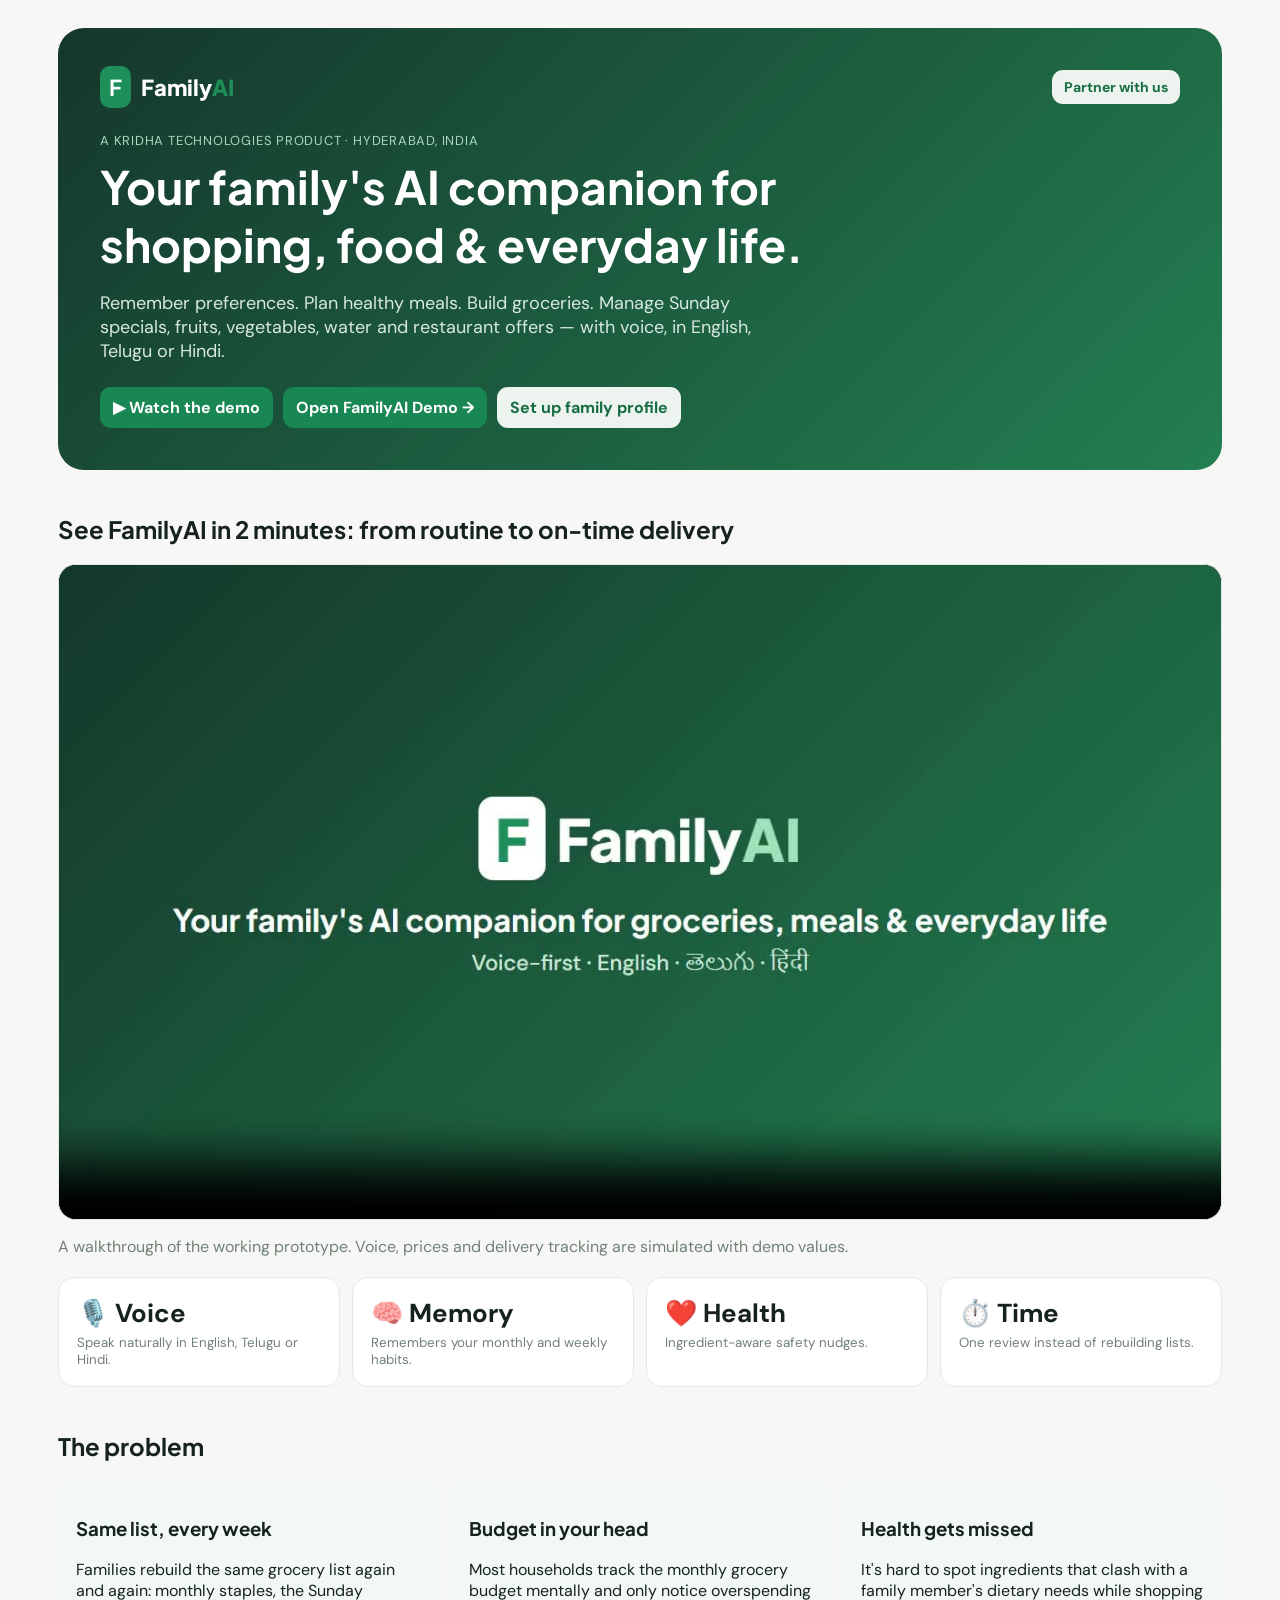
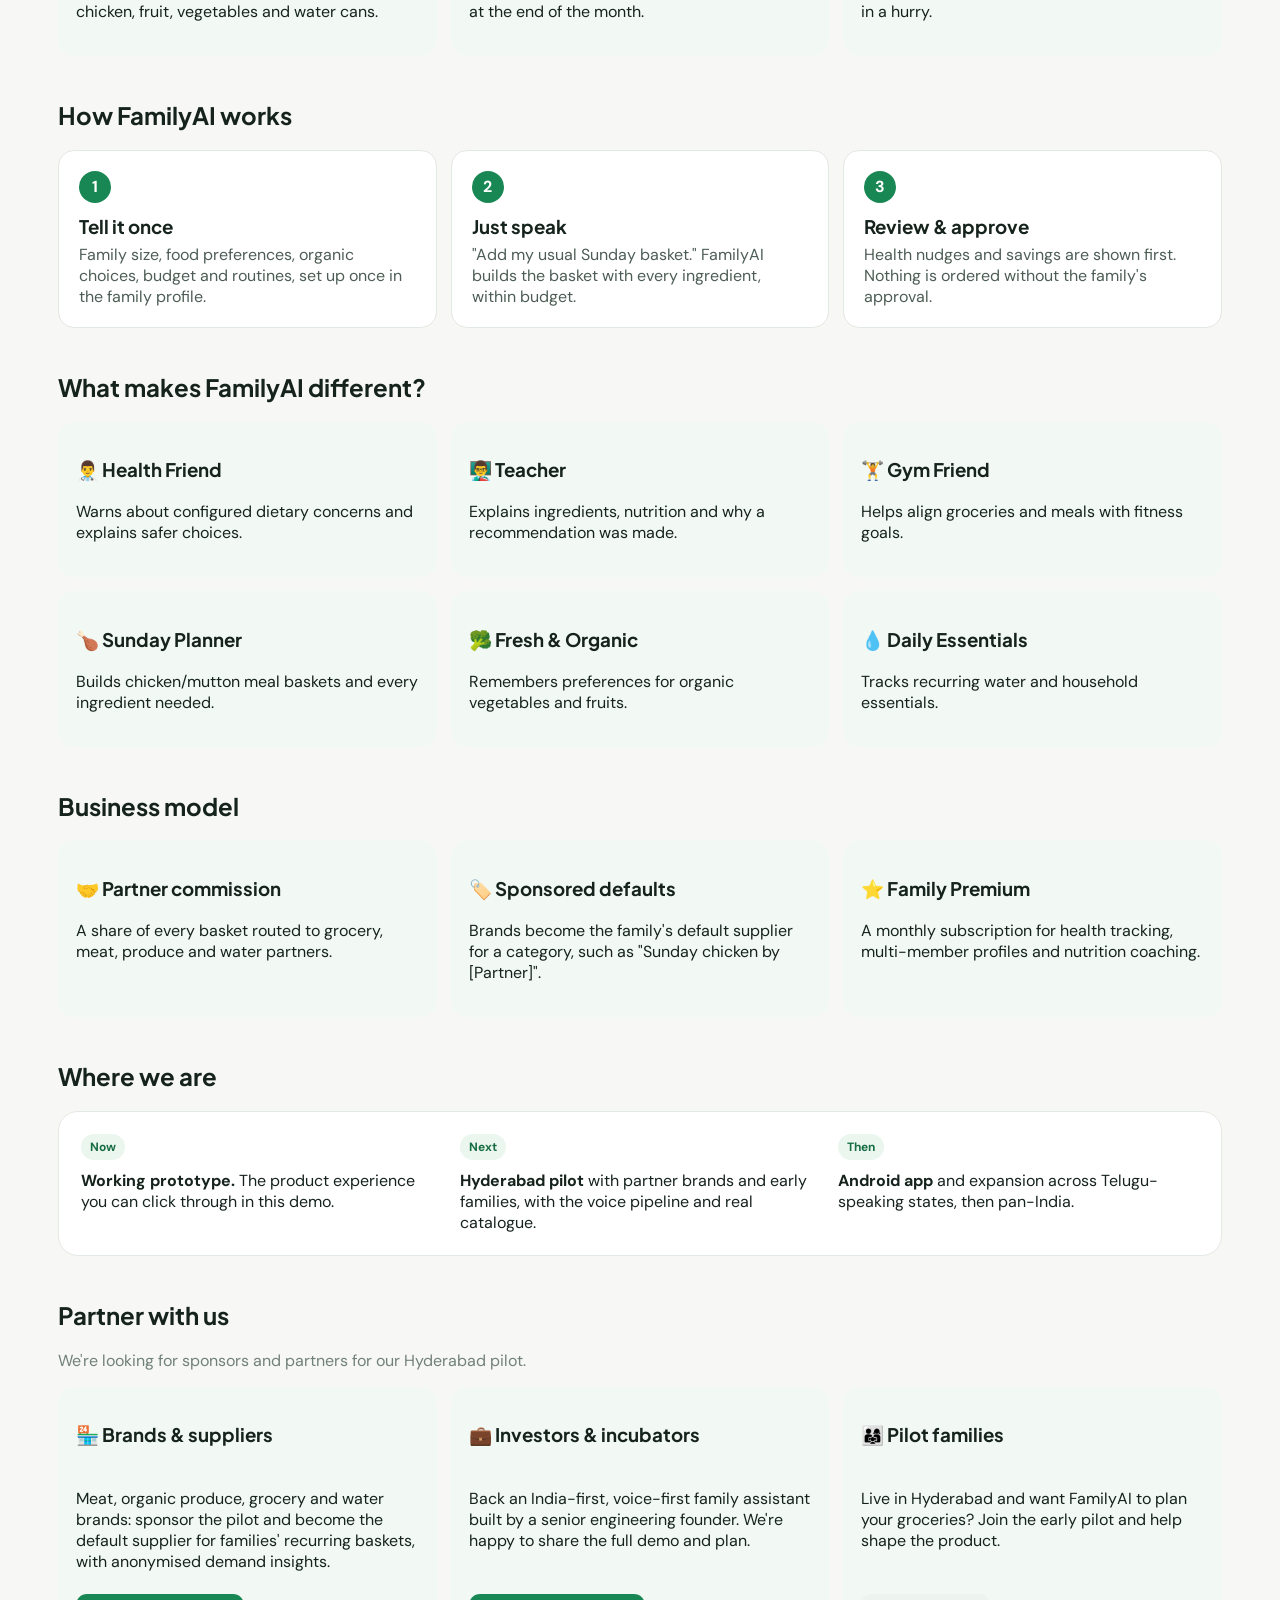
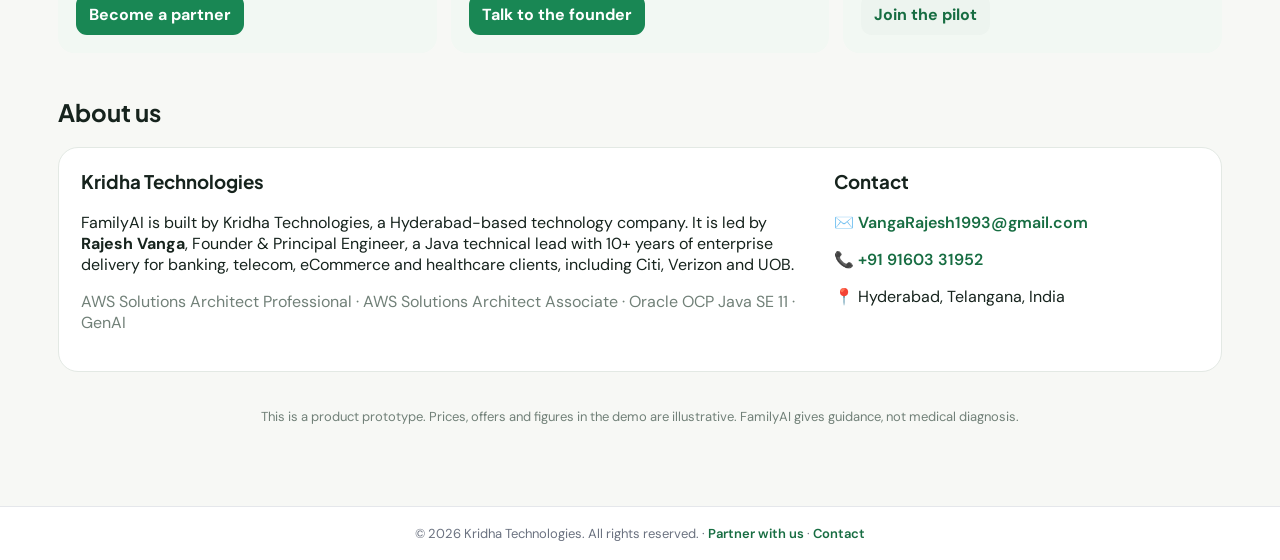
<file: index.html>
<!doctype html><html lang="en"><head><meta charset="utf-8"><meta name="viewport" content="width=device-width,initial-scale=1"><title>FamilyAI | Your Family's AI Companion</title><meta name="description" content="FamilyAI by Kridha Technologies: a voice-first family assistant in English, Telugu and Hindi that plans groceries, meals and essentials within budget, with health-aware nudges."><link rel="stylesheet" href="assets/style.css"></head><body>
<main class="landing">
<div class="hero"><div class="topbar"><div class="logo"><b>F</b> Family<span>AI</span></div><a class="button secondary small" href="#partner">Partner with us</a></div><p class="eyebrow">A Kridha Technologies product · Hyderabad, India</p><h1>Your family's AI companion for shopping, food & everyday life.</h1><p>Remember preferences. Plan healthy meals. Build groceries. Manage Sunday specials, fruits, vegetables, water and restaurant offers — with voice, in English, Telugu or Hindi.</p><div class="cta-row"><a class="button" href="#demo-video">▶ Watch the demo</a><a class="button" href="dashboard.html">Open FamilyAI Demo →</a><a class="button secondary" href="family.html">Set up family profile</a></div></div>

<section class="video-wrap" id="demo-video"><h2>See FamilyAI in 2 minutes: from routine to on-time delivery</h2><video controls preload="metadata" playsinline poster="assets/familyai-demo.jpg" src="assets/familyai-demo.mp4">Your browser can't play this video. <a href="assets/familyai-demo.mp4">Download the demo video</a>.</video><p class="muted">A walkthrough of the working prototype. Voice, prices and delivery tracking are simulated with demo values.</p></section>

<div class="stat-grid"><div class="stat"><b>🎙️ Voice</b><small>Speak naturally in English, Telugu or Hindi.</small></div><div class="stat"><b>🧠 Memory</b><small>Remembers your monthly and weekly habits.</small></div><div class="stat"><b>❤️ Health</b><small>Ingredient-aware safety nudges.</small></div><div class="stat"><b>⏱️ Time</b><small>One review instead of rebuilding lists.</small></div></div>

<section><h2>The problem</h2><div class="feature-grid"><div class="feature"><h3>Same list, every week</h3><p>Families rebuild the same grocery list again and again: monthly staples, the Sunday chicken, fruit, vegetables and water cans.</p></div><div class="feature"><h3>Budget in your head</h3><p>Most households track the monthly grocery budget mentally and only notice overspending at the end of the month.</p></div><div class="feature"><h3>Health gets missed</h3><p>It's hard to spot ingredients that clash with a family member's dietary needs while shopping in a hurry.</p></div></div></section>

<section><h2>How FamilyAI works</h2><div class="steps"><div class="step"><span>1</span><h3>Tell it once</h3><p>Family size, food preferences, organic choices, budget and routines, set up once in the family profile.</p></div><div class="step"><span>2</span><h3>Just speak</h3><p>"Add my usual Sunday basket." FamilyAI builds the basket with every ingredient, within budget.</p></div><div class="step"><span>3</span><h3>Review & approve</h3><p>Health nudges and savings are shown first. Nothing is ordered without the family's approval.</p></div></div></section>

<section><h2>What makes FamilyAI different?</h2><div class="feature-grid"><div class="feature"><h3>👨‍⚕️ Health Friend</h3><p>Warns about configured dietary concerns and explains safer choices.</p></div><div class="feature"><h3>👨‍🏫 Teacher</h3><p>Explains ingredients, nutrition and why a recommendation was made.</p></div><div class="feature"><h3>🏋️ Gym Friend</h3><p>Helps align groceries and meals with fitness goals.</p></div><div class="feature"><h3>🍗 Sunday Planner</h3><p>Builds chicken/mutton meal baskets and every ingredient needed.</p></div><div class="feature"><h3>🥦 Fresh & Organic</h3><p>Remembers preferences for organic vegetables and fruits.</p></div><div class="feature"><h3>💧 Daily Essentials</h3><p>Tracks recurring water and household essentials.</p></div></div></section>

<section><h2>Business model</h2><div class="feature-grid"><div class="feature"><h3>🤝 Partner commission</h3><p>A share of every basket routed to grocery, meat, produce and water partners.</p></div><div class="feature"><h3>🏷️ Sponsored defaults</h3><p>Brands become the family's default supplier for a category, such as "Sunday chicken by [Partner]".</p></div><div class="feature"><h3>⭐ Family Premium</h3><p>A monthly subscription for health tracking, multi-member profiles and nutrition coaching.</p></div></div></section>

<section><h2>Where we are</h2><div class="panel roadmap"><div><span class="pill">Now</span><p><b>Working prototype.</b> The product experience you can click through in this demo.</p></div><div><span class="pill">Next</span><p><b>Hyderabad pilot</b> with partner brands and early families, with the voice pipeline and real catalogue.</p></div><div><span class="pill">Then</span><p><b>Android app</b> and expansion across Telugu-speaking states, then pan-India.</p></div></div></section>

<section id="partner"><h2>Partner with us</h2><p class="muted">We're looking for sponsors and partners for our Hyderabad pilot.</p><div class="feature-grid"><div class="feature partner"><h3>🏪 Brands & suppliers</h3><p>Meat, organic produce, grocery and water brands: sponsor the pilot and become the default supplier for families' recurring baskets, with anonymised demand insights.</p><a class="button" href="mailto:VangaRajesh1993@gmail.com?subject=FamilyAI%20brand%20partnership">Become a partner</a></div><div class="feature partner"><h3>💼 Investors & incubators</h3><p>Back an India-first, voice-first family assistant built by a senior engineering founder. We're happy to share the full demo and plan.</p><a class="button" href="mailto:VangaRajesh1993@gmail.com?subject=FamilyAI%20investment">Talk to the founder</a></div><div class="feature partner"><h3>👨‍👩‍👧 Pilot families</h3><p>Live in Hyderabad and want FamilyAI to plan your groceries? Join the early pilot and help shape the product.</p><a class="button secondary" href="mailto:VangaRajesh1993@gmail.com?subject=FamilyAI%20pilot%20family">Join the pilot</a></div></div></section>

<section><h2>About us</h2><div class="panel about"><div><h3>Kridha Technologies</h3><p>FamilyAI is built by Kridha Technologies, a Hyderabad-based technology company. It is led by <b>Rajesh Vanga</b>, Founder & Principal Engineer, a Java technical lead with 10+ years of enterprise delivery for banking, telecom, eCommerce and healthcare clients, including Citi, Verizon and UOB.</p><p class="muted">AWS Solutions Architect Professional · AWS Solutions Architect Associate · Oracle OCP Java SE 11 · GenAI</p></div><div class="contact"><h3>Contact</h3><p>✉️ <a href="mailto:VangaRajesh1993@gmail.com">VangaRajesh1993@gmail.com</a></p><p>📞 <a href="tel:+919160331952">+91 91603 31952</a></p><p>📍 Hyderabad, Telangana, India</p></div></div></section>

<p class="muted disclaimer">This is a product prototype. Prices, offers and figures in the demo are illustrative. FamilyAI gives guidance, not medical diagnosis.</p>
</main><footer class="site-footer" aria-label="Copyright"><div>© 2026 Kridha Technologies. All rights reserved. · <a href="index.html#partner">Partner with us</a> · <a href="mailto:VangaRajesh1993@gmail.com">Contact</a></div></footer>
</body></html>
</file>
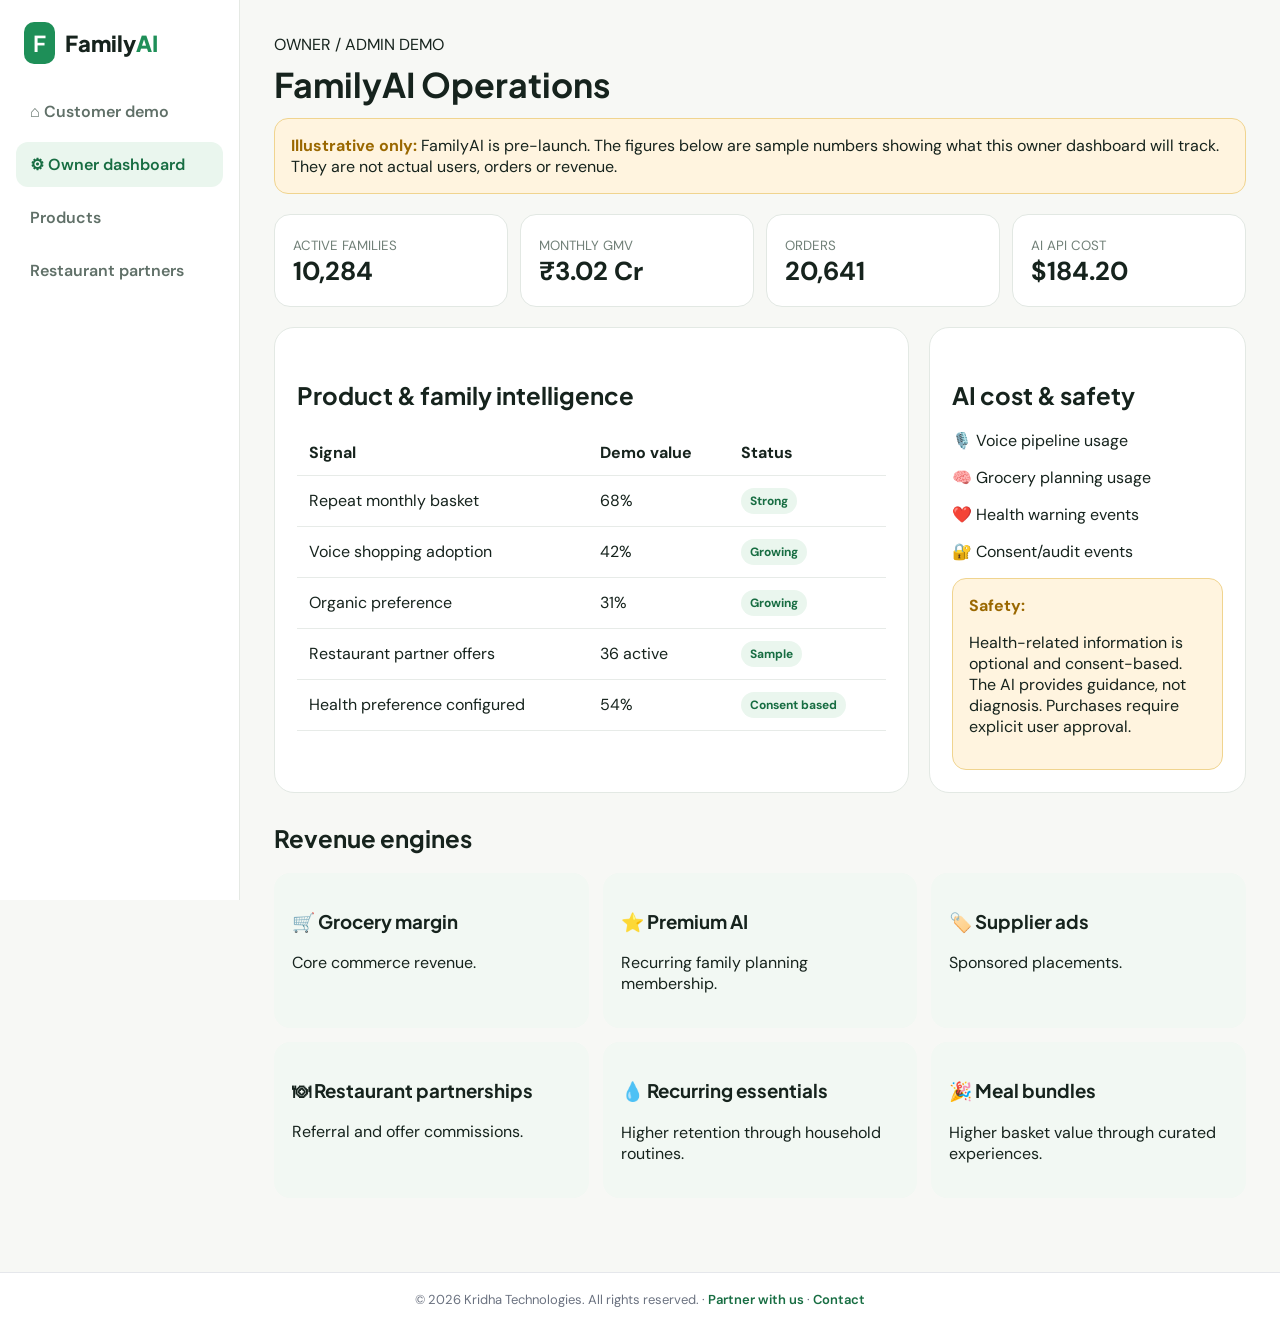
<file: admin.html>
<!doctype html><html lang="en"><head><meta charset="utf-8"><meta name="viewport" content="width=device-width,initial-scale=1"><title>Owner Dashboard | FamilyAI</title><link rel="stylesheet" href="assets/style.css"></head><body><div class="layout"><aside><a class="logo" href="dashboard.html"><b>F</b> Family<span>AI</span></a><a href="dashboard.html">⌂ Customer demo</a><a class="active" href="admin.html">⚙ Owner dashboard</a><a href="grocery.html">Products</a><a href="offers.html">Restaurant partners</a></aside><main><div class="mobile-head"><a class="logo" href="dashboard.html"><b>F</b> Family<span>AI</span></a></div><label>OWNER / ADMIN DEMO</label><h1>FamilyAI Operations</h1><div class="alert" style="margin:12px 0"><strong>Illustrative only:</strong> FamilyAI is pre-launch. The figures below are sample numbers showing what this owner dashboard will track. They are not actual users, orders or revenue.</div><div class="stat-grid"><div class="stat"><small>ACTIVE FAMILIES</small><b>10,284</b></div><div class="stat"><small>MONTHLY GMV</small><b>₹3.02 Cr</b></div><div class="stat"><small>ORDERS</small><b>20,641</b></div><div class="stat"><small>AI API COST</small><b>$184.20</b></div></div><div class="two" style="margin-top:20px"><div class="panel"><h2>Product & family intelligence</h2><table class="table"><tr><th>Signal</th><th>Demo value</th><th>Status</th></tr><tr><td>Repeat monthly basket</td><td>68%</td><td><span class="pill">Strong</span></td></tr><tr><td>Voice shopping adoption</td><td>42%</td><td><span class="pill">Growing</span></td></tr><tr><td>Organic preference</td><td>31%</td><td><span class="pill">Growing</span></td></tr><tr><td>Restaurant partner offers</td><td>36 active</td><td><span class="pill">Sample</span></td></tr><tr><td>Health preference configured</td><td>54%</td><td><span class="pill">Consent based</span></td></tr></table></div><div class="panel"><h2>AI cost & safety</h2><p>🎙️ Voice pipeline usage</p><p>🧠 Grocery planning usage</p><p>❤️ Health warning events</p><p>🔐 Consent/audit events</p><div class="alert"><strong>Safety:</strong><p>Health-related information is optional and consent-based. The AI provides guidance, not diagnosis. Purchases require explicit user approval.</p></div></div></div><h2>Revenue engines</h2><div class="feature-grid"><div class="feature"><h3>🛒 Grocery margin</h3><p>Core commerce revenue.</p></div><div class="feature"><h3>⭐ Premium AI</h3><p>Recurring family planning membership.</p></div><div class="feature"><h3>🏷️ Supplier ads</h3><p>Sponsored placements.</p></div><div class="feature"><h3>🍽 Restaurant partnerships</h3><p>Referral and offer commissions.</p></div><div class="feature"><h3>💧 Recurring essentials</h3><p>Higher retention through household routines.</p></div><div class="feature"><h3>🎉 Meal bundles</h3><p>Higher basket value through curated experiences.</p></div></div></main></div><footer class="site-footer" aria-label="Copyright"><div>© 2026 Kridha Technologies. All rights reserved. · <a href="index.html#partner">Partner with us</a> · <a href="mailto:VangaRajesh1993@gmail.com">Contact</a></div></footer>
</body></html>
</file>
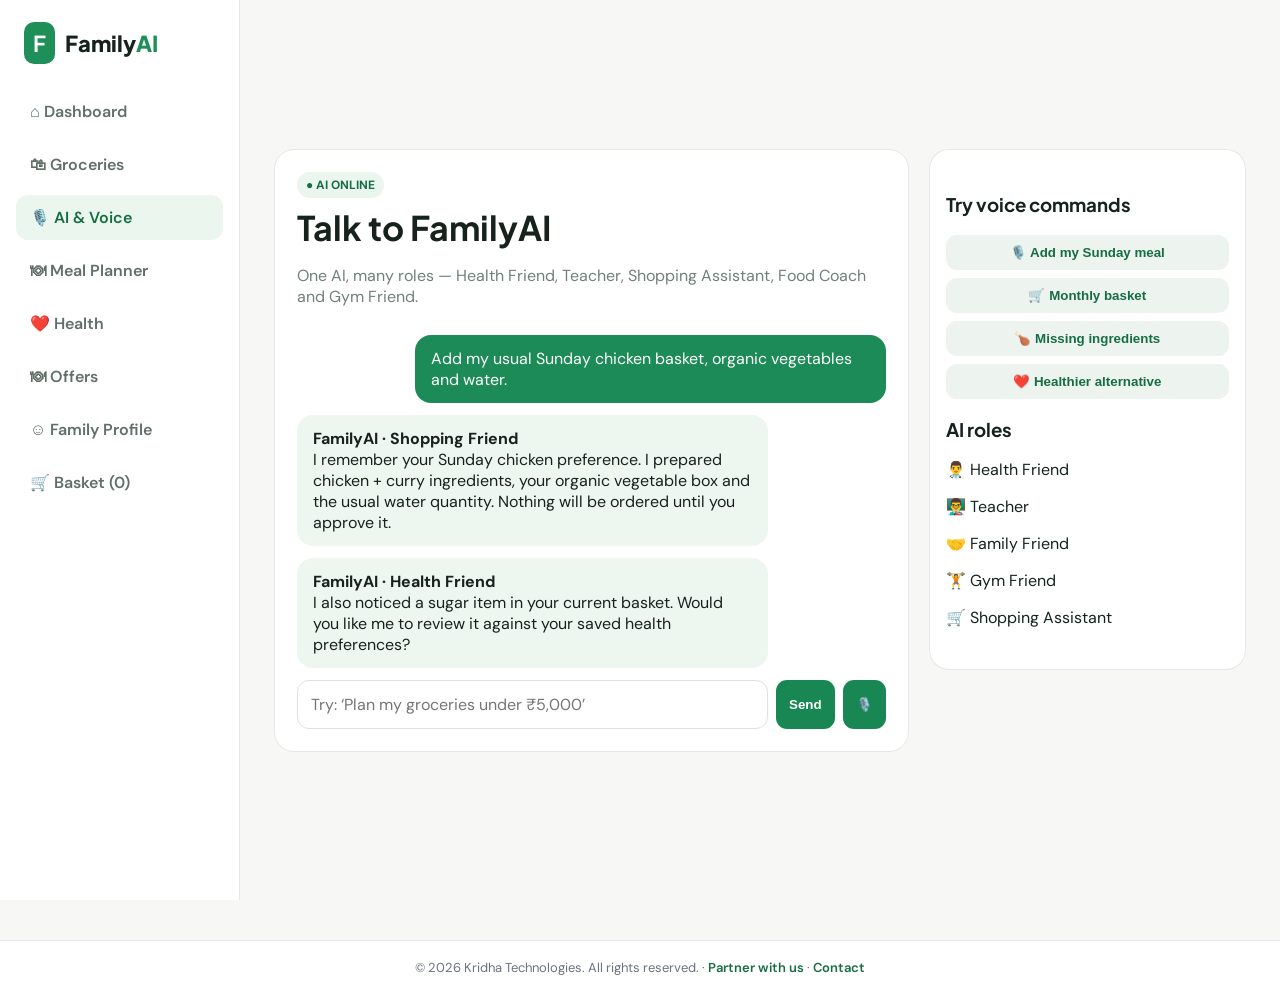
<file: ai.html>
<!doctype html><html lang="en"><head><meta charset="utf-8"><meta name="viewport" content="width=device-width,initial-scale=1"><title>AI & Voice | FamilyAI</title><link rel="stylesheet" href="assets/style.css"></head><body><div class="layout"><aside><a class="logo" href="dashboard.html"><b>F</b> Family<span>AI</span></a><a href="dashboard.html">⌂ Dashboard</a><a href="grocery.html">🛍 Groceries</a><a class="active" href="ai.html">🎙️ AI & Voice</a><a href="meals.html">🍽 Meal Planner</a><a href="health.html">❤️ Health</a><a href="offers.html">🍽 Offers</a><a href="family.html">☺ Family Profile</a><a href="cart.html">🛒 Basket (<span data-cart-count>0</span>)</a></aside><main><div class="mobile-head"><a class="logo" href="dashboard.html"><b>F</b> Family<span>AI</span></a><a href="cart.html">🛒</a></div><div class="two"><section class="panel chat"><div><span class="pill">● AI ONLINE</span><h1>Talk to FamilyAI</h1><p class="muted">One AI, many roles — Health Friend, Teacher, Shopping Assistant, Food Coach and Gym Friend.</p></div><div class="msg user">Add my usual Sunday chicken basket, organic vegetables and water.</div><div class="msg ai"><b>FamilyAI · Shopping Friend</b><br>I remember your Sunday chicken preference. I prepared chicken + curry ingredients, your organic vegetable box and the usual water quantity. Nothing will be ordered until you approve it.</div><div class="msg ai"><b>FamilyAI · Health Friend</b><br>I also noticed a sugar item in your current basket. Would you like me to review it against your saved health preferences?</div><div class="ai-compose"><input id="ai" placeholder="Try: ‘Plan my groceries under ₹5,000’"><button onclick="promptAI(document.getElementById('ai').value)">Send</button><button onclick="voiceDemo()">🎙️</button></div></section><aside class="panel" style="display:block;height:max-content"><h3>Try voice commands</h3><button class="secondary" style="width:100%;margin-bottom:8px" onclick="voiceDemo()">🎙️ Add my Sunday meal</button><button class="secondary" style="width:100%;margin-bottom:8px" onclick="promptAI('Make my monthly grocery basket')">🛒 Monthly basket</button><button class="secondary" style="width:100%;margin-bottom:8px" onclick="promptAI('What ingredients am I missing for chicken curry?')">🍗 Missing ingredients</button><button class="secondary" style="width:100%" onclick="promptAI('Give me a healthier alternative')">❤️ Healthier alternative</button><h3>AI roles</h3><p>👨‍⚕️ Health Friend</p><p>👨‍🏫 Teacher</p><p>🤝 Family Friend</p><p>🏋️ Gym Friend</p><p>🛒 Shopping Assistant</p></aside></div></main></div><div class="mobile-nav"><a href="dashboard.html">⌂</a><a href="grocery.html">🛍</a><a href="ai.html">🎙️</a><a href="health.html">❤️</a><a href="cart.html">🛒</a></div><script src="assets/app.js"></script><footer class="site-footer" aria-label="Copyright"><div>© 2026 Kridha Technologies. All rights reserved. · <a href="index.html#partner">Partner with us</a> · <a href="mailto:VangaRajesh1993@gmail.com">Contact</a></div></footer>
</body></html>
</file>
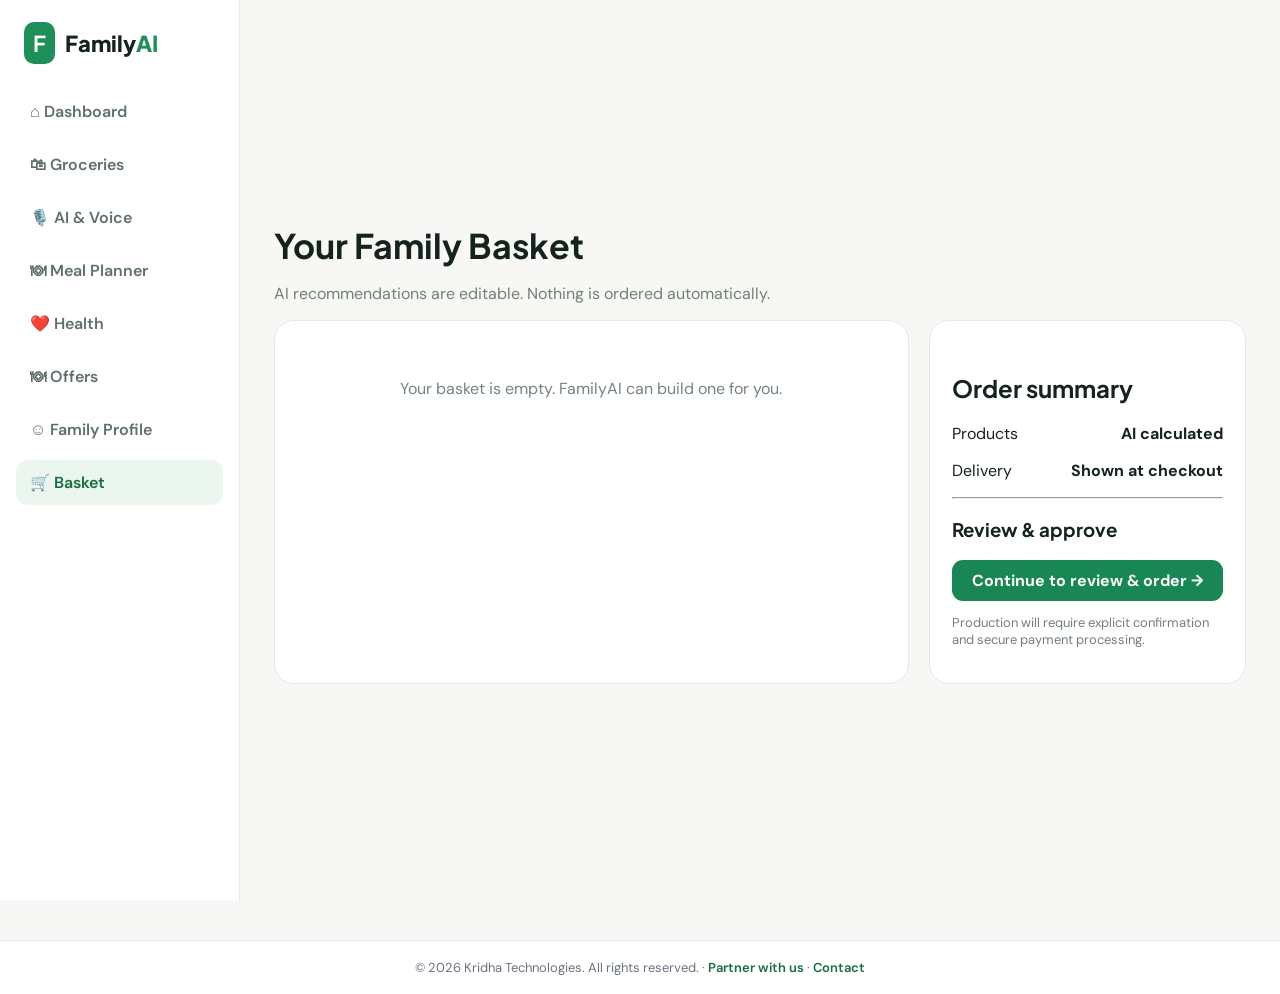
<file: cart.html>
<!doctype html><html lang="en"><head><meta charset="utf-8"><meta name="viewport" content="width=device-width,initial-scale=1"><title>Basket | FamilyAI</title><link rel="stylesheet" href="assets/style.css"></head><body><div class="layout"><aside><a class="logo" href="dashboard.html"><b>F</b> Family<span>AI</span></a><a href="dashboard.html">⌂ Dashboard</a><a href="grocery.html">🛍 Groceries</a><a href="ai.html">🎙️ AI & Voice</a><a href="meals.html">🍽 Meal Planner</a><a href="health.html">❤️ Health</a><a href="offers.html">🍽 Offers</a><a href="family.html">☺ Family Profile</a><a class="active" href="cart.html">🛒 Basket</a></aside><main><div class="mobile-head"><a class="logo" href="dashboard.html"><b>F</b> Family<span>AI</span></a></div><h1>Your Family Basket</h1><p class="muted">AI recommendations are editable. Nothing is ordered automatically.</p><div class="two"><div class="panel"><div id="cart-list"></div></div><div class="panel"><h2>Order summary</h2><p>Products <b style="float:right">AI calculated</b></p><p>Delivery <b style="float:right">Shown at checkout</b></p><hr><h3>Review & approve</h3><a class="button" style="display:block;text-align:center" href="order.html">Continue to review & order →</a><p class="muted" style="font-size:13px">Production will require explicit confirmation and secure payment processing.</p></div></div></main></div><div class="mobile-nav"><a href="dashboard.html">⌂</a><a href="grocery.html">🛍</a><a href="ai.html">🎙️</a><a href="health.html">❤️</a><a href="cart.html">🛒</a></div><script src="assets/app.js"></script><footer class="site-footer" aria-label="Copyright"><div>© 2026 Kridha Technologies. All rights reserved. · <a href="index.html#partner">Partner with us</a> · <a href="mailto:VangaRajesh1993@gmail.com">Contact</a></div></footer>
</body></html>
</file>
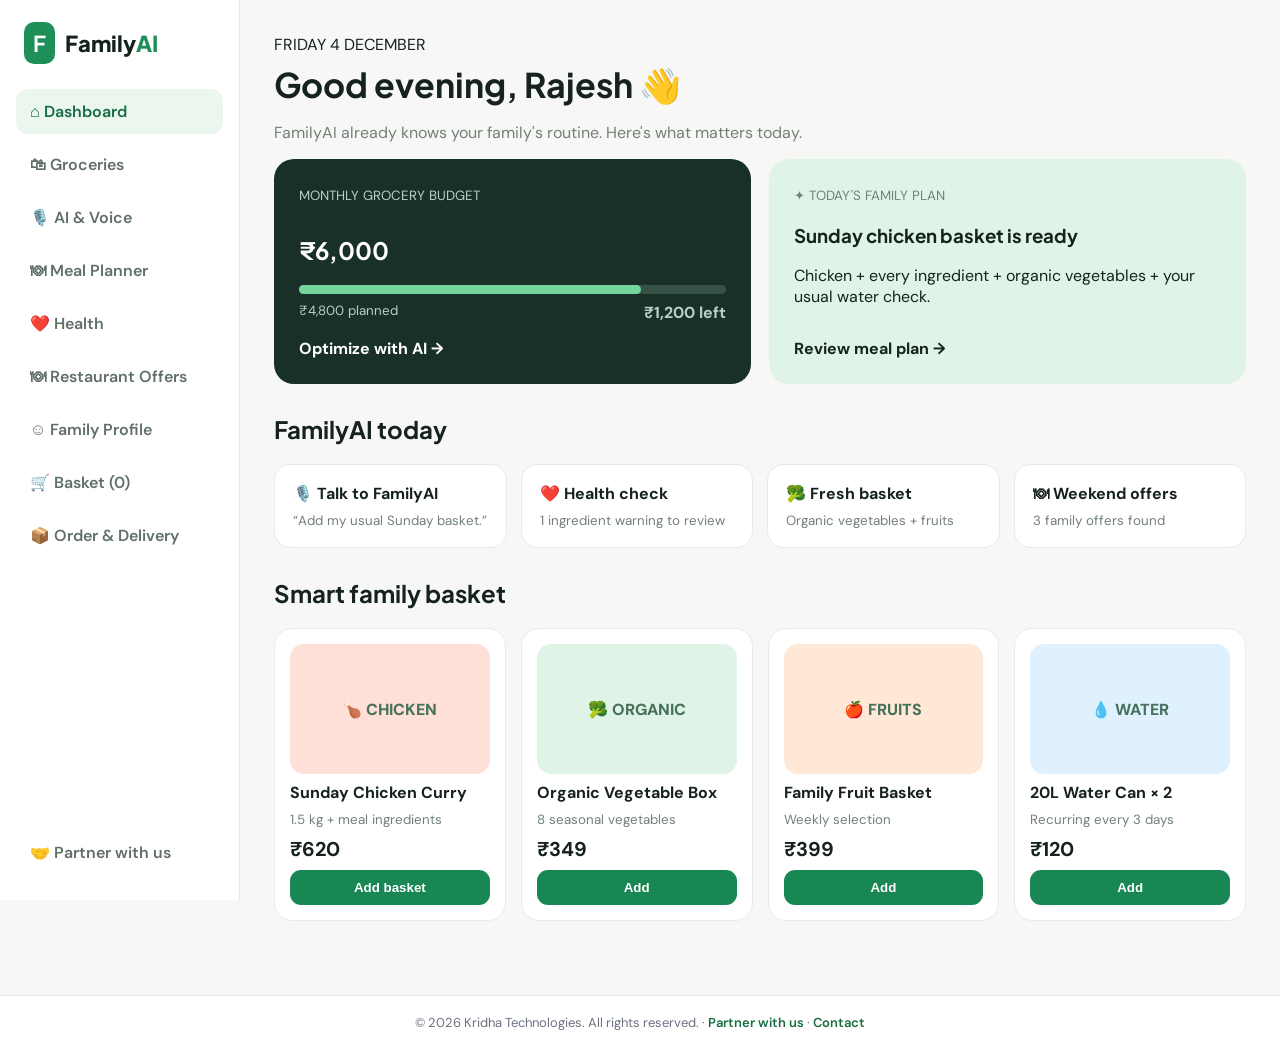
<file: dashboard.html>
<!doctype html><html lang="en"><head><meta charset="utf-8"><meta name="viewport" content="width=device-width,initial-scale=1"><title>Dashboard | FamilyAI</title><link rel="stylesheet" href="assets/style.css"></head><body><div class="layout"><aside><a class="logo" href="dashboard.html"><b>F</b> Family<span>AI</span></a><a class="active" href="dashboard.html">⌂ Dashboard</a><a href="grocery.html">🛍 Groceries</a><a href="ai.html">🎙️ AI & Voice</a><a href="meals.html">🍽 Meal Planner</a><a href="health.html">❤️ Health</a><a href="offers.html">🍽 Restaurant Offers</a><a href="family.html">☺ Family Profile</a><a href="cart.html">🛒 Basket (<span data-cart-count>0</span>)</a><a href="order.html">📦 Order & Delivery</a><a href="index.html#partner" class="bottom">🤝 Partner with us</a></aside><main><div class="mobile-head"><a class="logo" href="dashboard.html"><b>F</b> Family<span>AI</span></a><a href="cart.html">🛒 <span data-cart-count>0</span></a></div><label data-today></label><h1><span data-greeting>Hello</span>, Rajesh 👋</h1><p class="muted">FamilyAI already knows your family's routine. Here's what matters today.</p><div class="grid2"><div class="dark card"><small>MONTHLY GROCERY BUDGET</small><h2>₹6,000</h2><div class="bar"><i></i></div><div class="between"><small>₹4,800 planned</small><b>₹1,200 left</b></div><a href="ai.html">Optimize with AI →</a></div><div class="green card"><small>✦ TODAY'S FAMILY PLAN</small><h3>Sunday chicken basket is ready</h3><p>Chicken + every ingredient + organic vegetables + your usual water check.</p><a href="meals.html">Review meal plan →</a></div></div><h2>FamilyAI today</h2><div class="cards"><a href="ai.html"><b>🎙️ Talk to FamilyAI</b><small>“Add my usual Sunday basket.”</small></a><a href="health.html"><b>❤️ Health check</b><small>1 ingredient warning to review</small></a><a href="grocery.html"><b>🥦 Fresh basket</b><small>Organic vegetables + fruits</small></a><a href="offers.html"><b>🍽 Weekend offers</b><small>3 family offers found</small></a></div><h2>Smart family basket</h2><div class="products"><article><div class="pic chicken">🍗 CHICKEN</div><b>Sunday Chicken Curry</b><small>1.5 kg + meal ingredients</small><strong>₹620</strong><button onclick="add('Sunday Chicken Meal Basket',620)">Add basket</button></article><article><div class="pic veg">🥦 ORGANIC</div><b>Organic Vegetable Box</b><small>8 seasonal vegetables</small><strong>₹349</strong><button onclick="add('Organic Vegetable Box',349)">Add</button></article><article><div class="pic fruit">🍎 FRUITS</div><b>Family Fruit Basket</b><small>Weekly selection</small><strong>₹399</strong><button onclick="add('Family Fruit Basket',399)">Add</button></article><article><div class="pic water">💧 WATER</div><b>20L Water Can × 2</b><small>Recurring every 3 days</small><strong>₹120</strong><button onclick="add('20L Water Can x2',120)">Add</button></article></div></main></div><div class="mobile-nav"><a href="dashboard.html">⌂</a><a href="grocery.html">🛍</a><a href="ai.html">🎙️</a><a href="health.html">❤️</a><a href="cart.html">🛒</a></div><script src="assets/app.js"></script><footer class="site-footer" aria-label="Copyright"><div>© 2026 Kridha Technologies. All rights reserved. · <a href="index.html#partner">Partner with us</a> · <a href="mailto:VangaRajesh1993@gmail.com">Contact</a></div></footer>
</body></html>
</file>
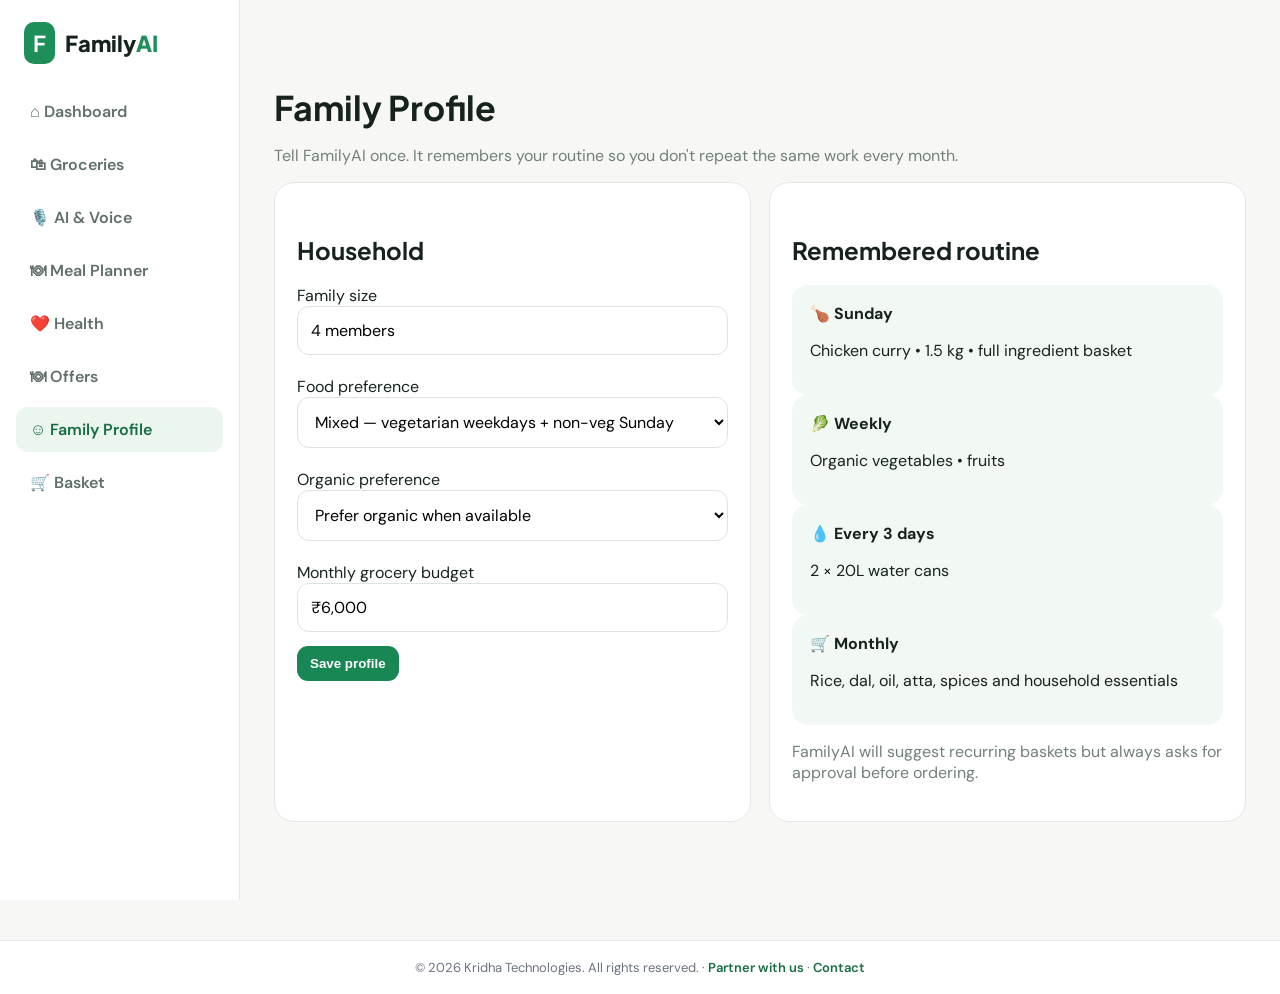
<file: family.html>
<!doctype html><html lang="en"><head><meta charset="utf-8"><meta name="viewport" content="width=device-width,initial-scale=1"><title>Family Profile | FamilyAI</title><link rel="stylesheet" href="assets/style.css"></head><body><div class="layout"><aside><a class="logo" href="dashboard.html"><b>F</b> Family<span>AI</span></a><a href="dashboard.html">⌂ Dashboard</a><a href="grocery.html">🛍 Groceries</a><a href="ai.html">🎙️ AI & Voice</a><a href="meals.html">🍽 Meal Planner</a><a href="health.html">❤️ Health</a><a href="offers.html">🍽 Offers</a><a class="active" href="family.html">☺ Family Profile</a><a href="cart.html">🛒 Basket</a></aside><main><div class="mobile-head"><a class="logo" href="dashboard.html"><b>F</b> Family<span>AI</span></a></div><h1>Family Profile</h1><p class="muted">Tell FamilyAI once. It remembers your routine so you don't repeat the same work every month.</p><div class="grid2"><div class="panel"><h2>Household</h2><label>Family size</label><input value="4 members"><br><br><label>Food preference</label><select onchange="savePref('food',this.value)"><option>Mixed — vegetarian weekdays + non-veg Sunday</option><option>Vegetarian</option><option>Eggetarian</option><option>Non-vegetarian</option></select><br><br><label>Organic preference</label><select onchange="savePref('organic',this.value)"><option>Prefer organic when available</option><option>Always organic</option><option>Normal is okay</option></select><br><br><label>Monthly grocery budget</label><input value="₹6,000"><button style="margin-top:14px" onclick="toast('Family profile saved')">Save profile</button></div><div class="panel"><h2>Remembered routine</h2><div class="feature"><b>🍗 Sunday</b><p>Chicken curry • 1.5 kg • full ingredient basket</p></div><div class="feature"><b>🥬 Weekly</b><p>Organic vegetables • fruits</p></div><div class="feature"><b>💧 Every 3 days</b><p>2 × 20L water cans</p></div><div class="feature"><b>🛒 Monthly</b><p>Rice, dal, oil, atta, spices and household essentials</p></div><p class="muted">FamilyAI will suggest recurring baskets but always asks for approval before ordering.</p></div></div></main></div><div class="mobile-nav"><a href="dashboard.html">⌂</a><a href="grocery.html">🛍</a><a href="ai.html">🎙️</a><a href="family.html">☺</a><a href="cart.html">🛒</a></div><script src="assets/app.js"></script><footer class="site-footer" aria-label="Copyright"><div>© 2026 Kridha Technologies. All rights reserved. · <a href="index.html#partner">Partner with us</a> · <a href="mailto:VangaRajesh1993@gmail.com">Contact</a></div></footer>
</body></html>
</file>
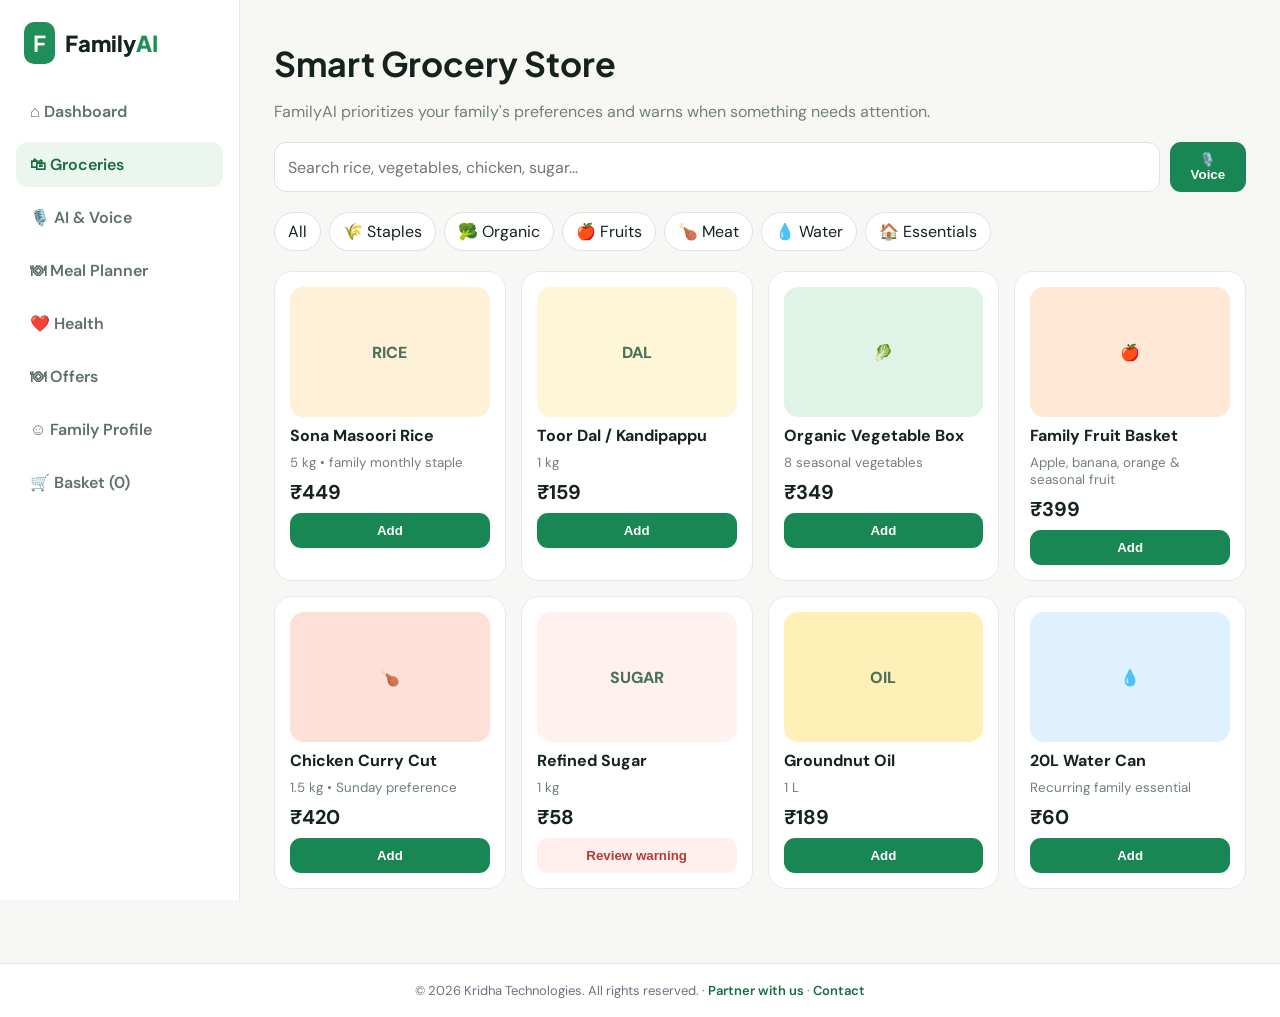
<file: grocery.html>
<!doctype html><html lang="en"><head><meta charset="utf-8"><meta name="viewport" content="width=device-width,initial-scale=1"><title>Groceries | FamilyAI</title><link rel="stylesheet" href="assets/style.css"></head><body><div class="layout"><aside><a class="logo" href="dashboard.html"><b>F</b> Family<span>AI</span></a><a href="dashboard.html">⌂ Dashboard</a><a class="active" href="grocery.html">🛍 Groceries</a><a href="ai.html">🎙️ AI & Voice</a><a href="meals.html">🍽 Meal Planner</a><a href="health.html">❤️ Health</a><a href="offers.html">🍽 Offers</a><a href="family.html">☺ Family Profile</a><a href="cart.html">🛒 Basket (<span data-cart-count>0</span>)</a></aside><main><div class="mobile-head"><a class="logo" href="dashboard.html"><b>F</b> Family<span>AI</span></a><a href="cart.html">🛒 <span data-cart-count>0</span></a></div><h1>Smart Grocery Store</h1><p class="muted">FamilyAI prioritizes your family's preferences and warns when something needs attention.</p><div class="search"><input id="search" oninput="filter()" placeholder="Search rice, vegetables, chicken, sugar…"><button onclick="voiceDemo()">🎙️ Voice</button></div><div class="chips"><span class="chip">All</span><span class="chip">🌾 Staples</span><span class="chip">🥦 Organic</span><span class="chip">🍎 Fruits</span><span class="chip">🍗 Meat</span><span class="chip">💧 Water</span><span class="chip">🏠 Essentials</span></div><div id="catalog" class="products" style="margin-top:20px"><article data-n="sona masoori rice basmati rice"><div class="pic rice">RICE</div><b>Sona Masoori Rice</b><small>5 kg • family monthly staple</small><strong>₹449</strong><button onclick="add('Sona Masoori Rice',449)">Add</button></article><article data-n="toor dal kandipappu dal"><div class="pic dal">DAL</div><b>Toor Dal / Kandipappu</b><small>1 kg</small><strong>₹159</strong><button onclick="add('Toor Dal',159)">Add</button></article><article data-n="organic spinach vegetables"><div class="pic veg">🥬</div><b>Organic Vegetable Box</b><small>8 seasonal vegetables</small><strong>₹349</strong><button onclick="add('Organic Vegetable Box',349)">Add</button></article><article data-n="apple banana fruits"><div class="pic fruit">🍎</div><b>Family Fruit Basket</b><small>Apple, banana, orange & seasonal fruit</small><strong>₹399</strong><button onclick="add('Family Fruit Basket',399)">Add</button></article><article data-n="chicken sunday chicken meat"><div class="pic chicken">🍗</div><b>Chicken Curry Cut</b><small>1.5 kg • Sunday preference</small><strong>₹420</strong><button onclick="add('Chicken Curry Cut 1.5kg',420)">Add</button></article><article data-n="sugar"><div class="pic" style="background:#fff1f0">SUGAR</div><b>Refined Sugar</b><small>1 kg</small><strong>₹58</strong><button class="danger" onclick="warnSugar()">Review warning</button></article><article data-n="groundnut oil cooking oil"><div class="pic oil">OIL</div><b>Groundnut Oil</b><small>1 L</small><strong>₹189</strong><button onclick="add('Groundnut Oil',189)">Add</button></article><article data-n="water 20l water can"><div class="pic water">💧</div><b>20L Water Can</b><small>Recurring family essential</small><strong>₹60</strong><button onclick="add('20L Water Can',60)">Add</button></article></div><div id="health-warning" class="alert hidden" style="margin-top:20px"><strong>⚠️ FamilyAI Health Alert</strong><p>Your family profile has a blood-sugar dietary preference. This product contains added sugar. Consider a lower-sugar alternative and follow your healthcare professional's advice.</p><a class="button secondary" href="health.html">View health guidance</a></div></main></div><div class="mobile-nav"><a href="dashboard.html">⌂</a><a href="grocery.html">🛍</a><a href="ai.html">🎙️</a><a href="health.html">❤️</a><a href="cart.html">🛒</a></div><script src="assets/app.js"></script><footer class="site-footer" aria-label="Copyright"><div>© 2026 Kridha Technologies. All rights reserved. · <a href="index.html#partner">Partner with us</a> · <a href="mailto:VangaRajesh1993@gmail.com">Contact</a></div></footer>
</body></html>
</file>
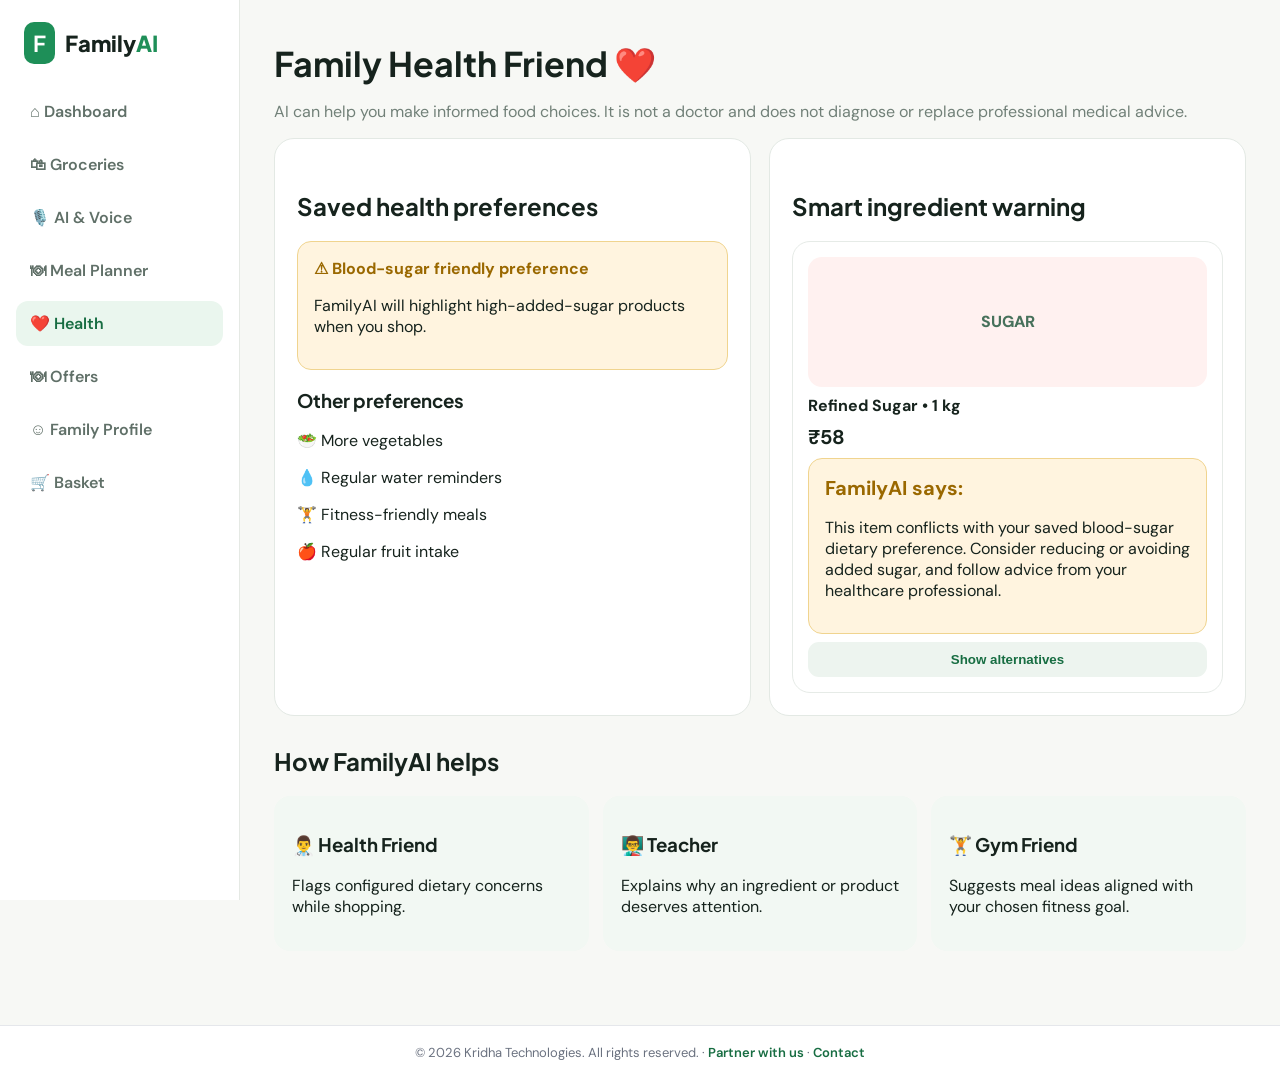
<file: health.html>
<!doctype html><html lang="en"><head><meta charset="utf-8"><meta name="viewport" content="width=device-width,initial-scale=1"><title>Health | FamilyAI</title><link rel="stylesheet" href="assets/style.css"></head><body><div class="layout"><aside><a class="logo" href="dashboard.html"><b>F</b> Family<span>AI</span></a><a href="dashboard.html">⌂ Dashboard</a><a href="grocery.html">🛍 Groceries</a><a href="ai.html">🎙️ AI & Voice</a><a href="meals.html">🍽 Meal Planner</a><a class="active" href="health.html">❤️ Health</a><a href="offers.html">🍽 Offers</a><a href="family.html">☺ Family Profile</a><a href="cart.html">🛒 Basket</a></aside><main><div class="mobile-head"><a class="logo" href="dashboard.html"><b>F</b> Family<span>AI</span></a></div><h1>Family Health Friend ❤️</h1><p class="muted">AI can help you make informed food choices. It is not a doctor and does not diagnose or replace professional medical advice.</p><div class="grid2"><div class="panel"><h2>Saved health preferences</h2><div class="alert"><strong>⚠ Blood-sugar friendly preference</strong><p>FamilyAI will highlight high-added-sugar products when you shop.</p></div><h3>Other preferences</h3><p>🥗 More vegetables</p><p>💧 Regular water reminders</p><p>🏋️ Fitness-friendly meals</p><p>🍎 Regular fruit intake</p></div><div class="panel"><h2>Smart ingredient warning</h2><div class="product-card"><div class="pic" style="background:#fff1f0">SUGAR</div><b>Refined Sugar • 1 kg</b><strong>₹58</strong><div class="alert"><strong>FamilyAI says:</strong><p>This item conflicts with your saved blood-sugar dietary preference. Consider reducing or avoiding added sugar, and follow advice from your healthcare professional.</p></div><button class="secondary" onclick="toast('Alternative suggestions opened')">Show alternatives</button></div></div></div><h2>How FamilyAI helps</h2><div class="feature-grid"><div class="feature"><h3>👨‍⚕️ Health Friend</h3><p>Flags configured dietary concerns while shopping.</p></div><div class="feature"><h3>👨‍🏫 Teacher</h3><p>Explains why an ingredient or product deserves attention.</p></div><div class="feature"><h3>🏋️ Gym Friend</h3><p>Suggests meal ideas aligned with your chosen fitness goal.</p></div></div></main></div><div class="mobile-nav"><a href="dashboard.html">⌂</a><a href="grocery.html">🛍</a><a href="ai.html">🎙️</a><a href="health.html">❤️</a><a href="cart.html">🛒</a></div><script src="assets/app.js"></script><footer class="site-footer" aria-label="Copyright"><div>© 2026 Kridha Technologies. All rights reserved. · <a href="index.html#partner">Partner with us</a> · <a href="mailto:VangaRajesh1993@gmail.com">Contact</a></div></footer>
</body></html>
</file>
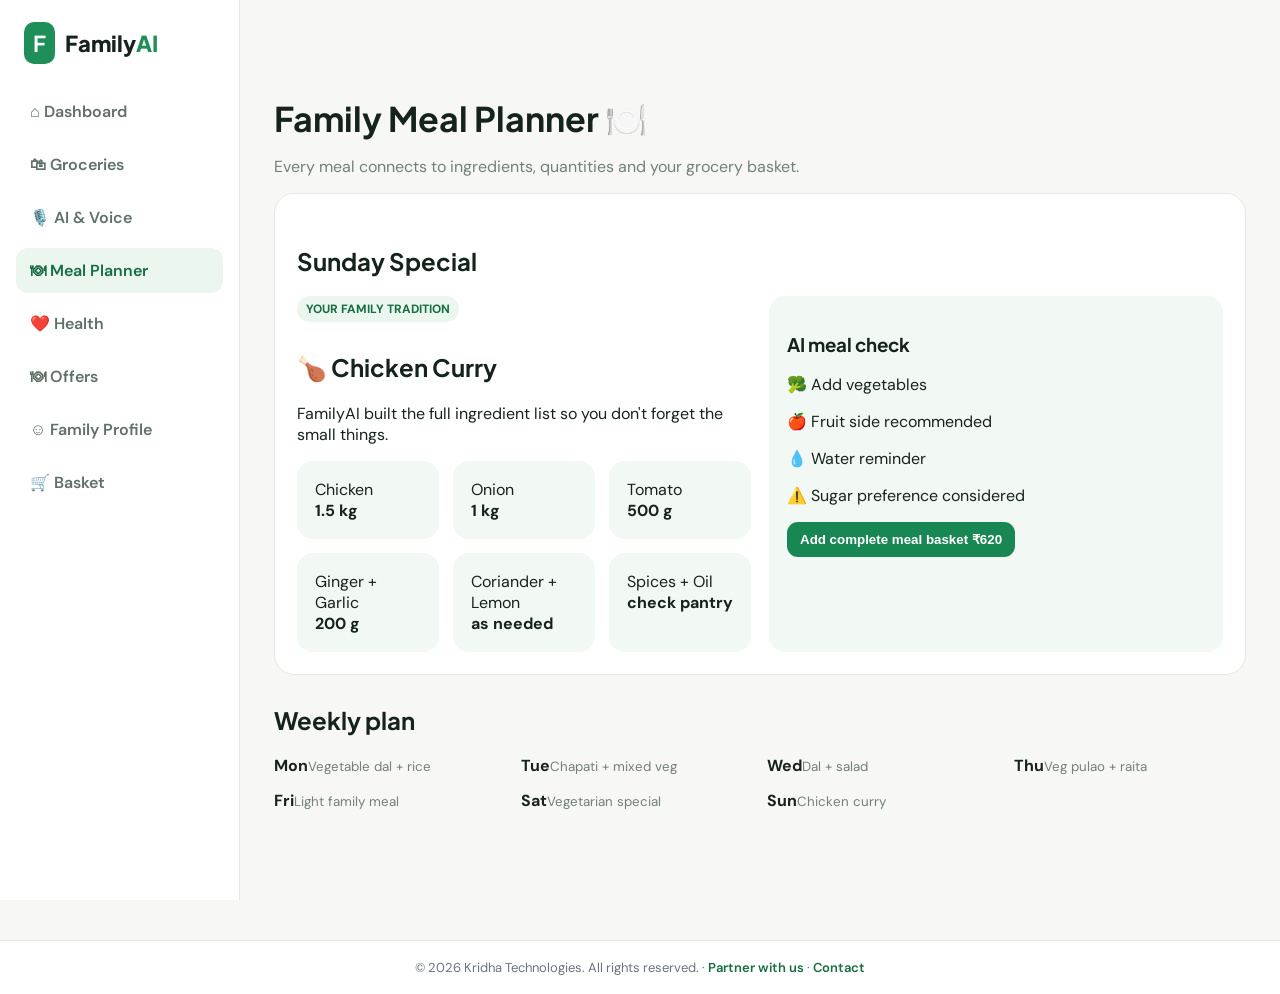
<file: meals.html>
<!doctype html><html lang="en"><head><meta charset="utf-8"><meta name="viewport" content="width=device-width,initial-scale=1"><title>Meal Planner | FamilyAI</title><link rel="stylesheet" href="assets/style.css"></head><body><div class="layout"><aside><a class="logo" href="dashboard.html"><b>F</b> Family<span>AI</span></a><a href="dashboard.html">⌂ Dashboard</a><a href="grocery.html">🛍 Groceries</a><a href="ai.html">🎙️ AI & Voice</a><a class="active" href="meals.html">🍽 Meal Planner</a><a href="health.html">❤️ Health</a><a href="offers.html">🍽 Offers</a><a href="family.html">☺ Family Profile</a><a href="cart.html">🛒 Basket</a></aside><main><div class="mobile-head"><a class="logo" href="dashboard.html"><b>F</b> Family<span>AI</span></a></div><h1>Family Meal Planner 🍽️</h1><p class="muted">Every meal connects to ingredients, quantities and your grocery basket.</p><div class="panel"><h2>Sunday Special</h2><div class="grid2"><div><span class="pill">YOUR FAMILY TRADITION</span><h2>🍗 Chicken Curry</h2><p>FamilyAI built the full ingredient list so you don't forget the small things.</p><div class="feature-grid"><div class="feature">Chicken<br><b>1.5 kg</b></div><div class="feature">Onion<br><b>1 kg</b></div><div class="feature">Tomato<br><b>500 g</b></div><div class="feature">Ginger + Garlic<br><b>200 g</b></div><div class="feature">Coriander + Lemon<br><b>as needed</b></div><div class="feature">Spices + Oil<br><b>check pantry</b></div></div></div><div class="feature"><h3>AI meal check</h3><p>🥦 Add vegetables</p><p>🍎 Fruit side recommended</p><p>💧 Water reminder</p><p>⚠️ Sugar preference considered</p><button onclick="add('Sunday Chicken Complete Basket',620)">Add complete meal basket ₹620</button></div></div></div><h2>Weekly plan</h2><div class="cards"><div><b>Mon</b><small>Vegetable dal + rice</small></div><div><b>Tue</b><small>Chapati + mixed veg</small></div><div><b>Wed</b><small>Dal + salad</small></div><div><b>Thu</b><small>Veg pulao + raita</small></div><div><b>Fri</b><small>Light family meal</small></div><div><b>Sat</b><small>Vegetarian special</small></div><div><b>Sun</b><small>Chicken curry</small></div></div></main></div><div class="mobile-nav"><a href="dashboard.html">⌂</a><a href="grocery.html">🛍</a><a href="ai.html">🎙️</a><a href="meals.html">🍽</a><a href="cart.html">🛒</a></div><script src="assets/app.js"></script><footer class="site-footer" aria-label="Copyright"><div>© 2026 Kridha Technologies. All rights reserved. · <a href="index.html#partner">Partner with us</a> · <a href="mailto:VangaRajesh1993@gmail.com">Contact</a></div></footer>
</body></html>
</file>
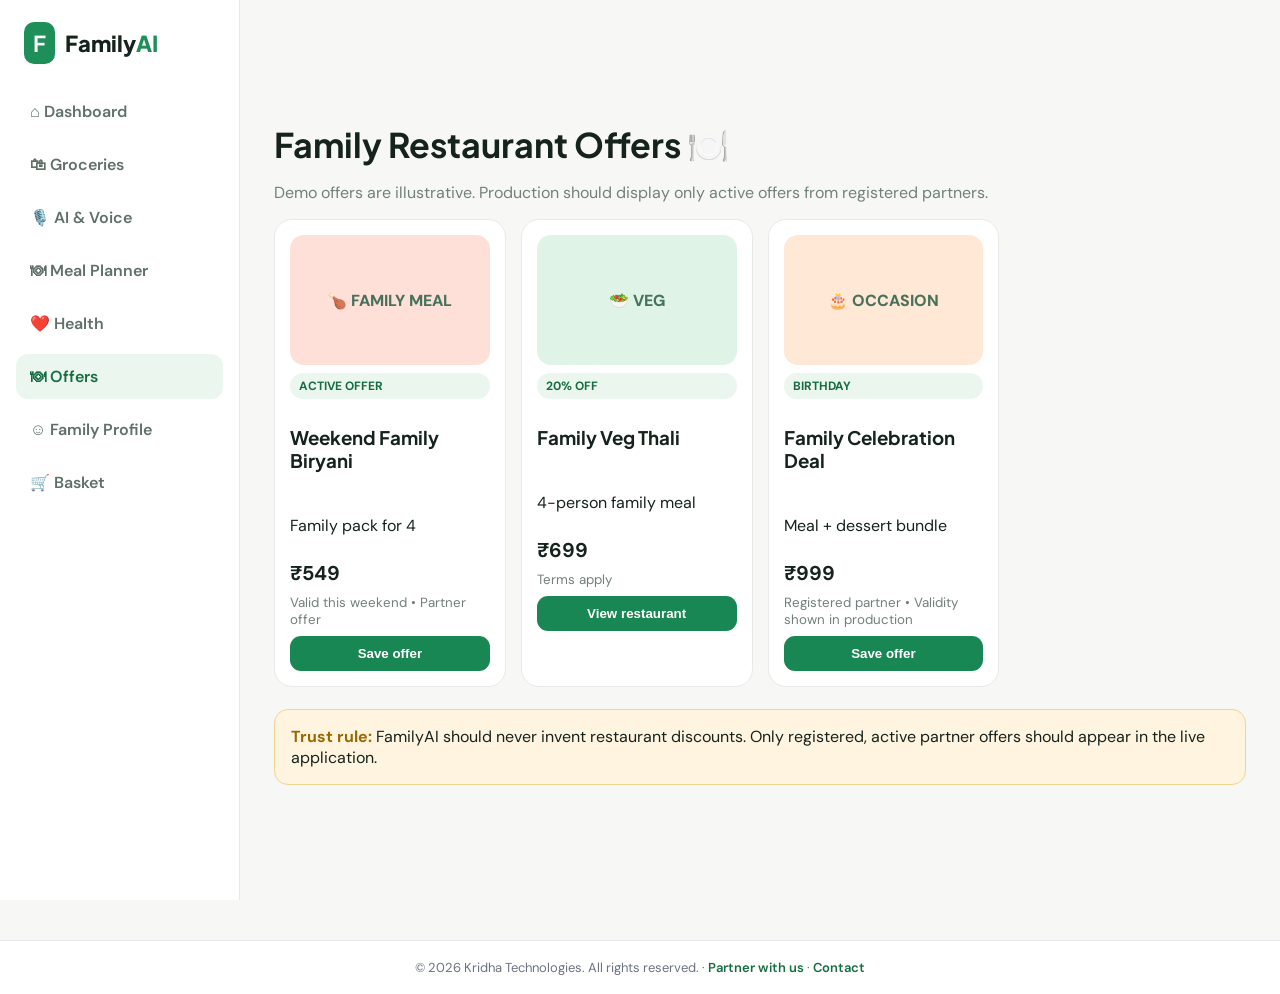
<file: offers.html>
<!doctype html><html lang="en"><head><meta charset="utf-8"><meta name="viewport" content="width=device-width,initial-scale=1"><title>Restaurant Offers | FamilyAI</title><link rel="stylesheet" href="assets/style.css"></head><body><div class="layout"><aside><a class="logo" href="dashboard.html"><b>F</b> Family<span>AI</span></a><a href="dashboard.html">⌂ Dashboard</a><a href="grocery.html">🛍 Groceries</a><a href="ai.html">🎙️ AI & Voice</a><a href="meals.html">🍽 Meal Planner</a><a href="health.html">❤️ Health</a><a class="active" href="offers.html">🍽 Offers</a><a href="family.html">☺ Family Profile</a><a href="cart.html">🛒 Basket</a></aside><main><div class="mobile-head"><a class="logo" href="dashboard.html"><b>F</b> Family<span>AI</span></a></div><h1>Family Restaurant Offers 🍽️</h1><p class="muted">Demo offers are illustrative. Production should display only active offers from registered partners.</p><div class="products"><article><div class="pic chicken">🍗 FAMILY MEAL</div><span class="pill">ACTIVE OFFER</span><h3>Weekend Family Biryani</h3><p>Family pack for 4</p><strong>₹549</strong><small>Valid this weekend • Partner offer</small><button onclick="toast('Offer saved. Redemption flow would open here.')">Save offer</button></article><article><div class="pic veg">🥗 VEG</div><span class="pill">20% OFF</span><h3>Family Veg Thali</h3><p>4-person family meal</p><strong>₹699</strong><small>Terms apply</small><button onclick="toast('Restaurant details opened')">View restaurant</button></article><article><div class="pic fruit">🎂 OCCASION</div><span class="pill">BIRTHDAY</span><h3>Family Celebration Deal</h3><p>Meal + dessert bundle</p><strong>₹999</strong><small>Registered partner • Validity shown in production</small><button onclick="toast('Offer saved')">Save offer</button></article></div><div class="alert" style="margin-top:22px"><strong>Trust rule:</strong> FamilyAI should never invent restaurant discounts. Only registered, active partner offers should appear in the live application.</div></main></div><div class="mobile-nav"><a href="dashboard.html">⌂</a><a href="grocery.html">🛍</a><a href="ai.html">🎙️</a><a href="offers.html">🍽</a><a href="cart.html">🛒</a></div><script src="assets/app.js"></script><footer class="site-footer" aria-label="Copyright"><div>© 2026 Kridha Technologies. All rights reserved. · <a href="index.html#partner">Partner with us</a> · <a href="mailto:VangaRajesh1993@gmail.com">Contact</a></div></footer>
</body></html>
</file>
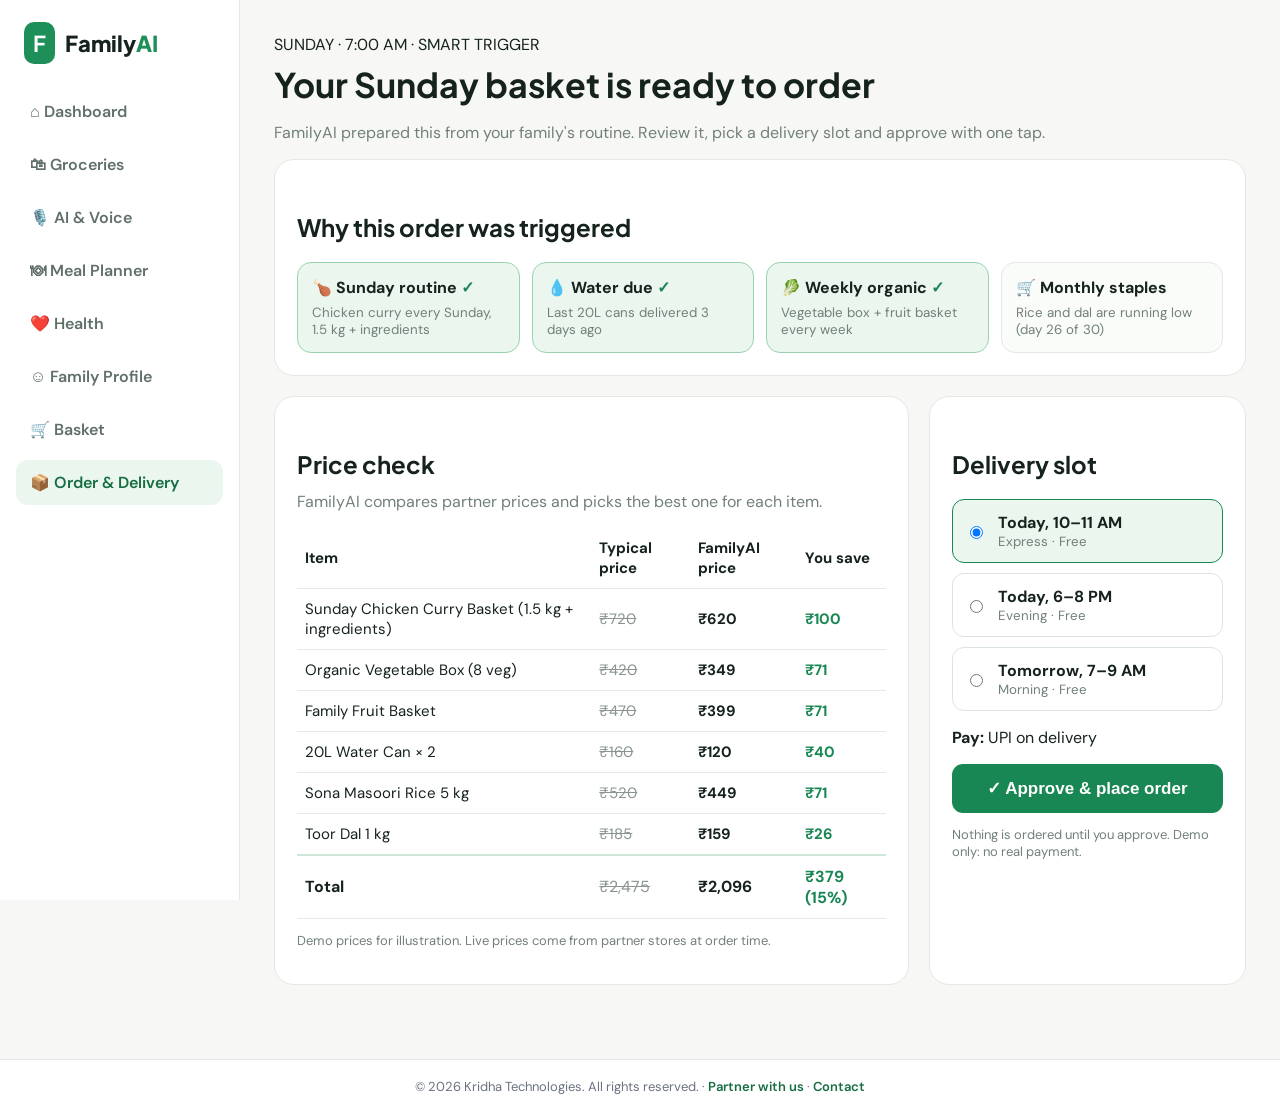
<file: order.html>
<!doctype html><html lang="en"><head><meta charset="utf-8"><meta name="viewport" content="width=device-width,initial-scale=1"><title>Review & Order | FamilyAI</title><link rel="stylesheet" href="assets/style.css"></head><body><div class="layout"><aside><a class="logo" href="dashboard.html"><b>F</b> Family<span>AI</span></a><a href="dashboard.html">⌂ Dashboard</a><a href="grocery.html">🛍 Groceries</a><a href="ai.html">🎙️ AI & Voice</a><a href="meals.html">🍽 Meal Planner</a><a href="health.html">❤️ Health</a><a href="family.html">☺ Family Profile</a><a href="cart.html">🛒 Basket</a><a class="active" href="order.html">📦 Order & Delivery</a></aside><main><div class="mobile-head"><a class="logo" href="dashboard.html"><b>F</b> Family<span>AI</span></a></div>
<label>SUNDAY · 7:00 AM · SMART TRIGGER</label><h1>Your Sunday basket is ready to order</h1><p class="muted">FamilyAI prepared this from your family's routine. Review it, pick a delivery slot and approve with one tap.</p>

<div class="panel trigger-panel"><h2>Why this order was triggered</h2><div class="triggers"><div class="trigger on"><b>🍗 Sunday routine</b><small>Chicken curry every Sunday, 1.5 kg + ingredients</small></div><div class="trigger on"><b>💧 Water due</b><small>Last 20L cans delivered 3 days ago</small></div><div class="trigger on"><b>🥬 Weekly organic</b><small>Vegetable box + fruit basket every week</small></div><div class="trigger"><b>🛒 Monthly staples</b><small>Rice and dal are running low (day 26 of 30)</small></div></div></div>

<div class="two" style="margin-top:20px"><div class="panel"><h2>Price check</h2><p class="muted" style="margin-top:-8px">FamilyAI compares partner prices and picks the best one for each item.</p><table class="table price-table"><tr><th>Item</th><th>Typical price</th><th>FamilyAI price</th><th>You save</th></tr><tbody id="price-rows"></tbody><tfoot><tr><td><b>Total</b></td><td id="t-mrp" class="strike"></td><td><b id="t-fa"></b></td><td><b id="t-save" class="save"></b></td></tr></tfoot></table><p class="muted" style="font-size:13px">Demo prices for illustration. Live prices come from partner stores at order time.</p></div>

<div class="panel"><h2>Delivery slot</h2><div class="slots"><label class="slot"><input type="radio" name="slot" value="Today, 10–11 AM" checked><span><b>Today, 10–11 AM</b><small>Express · Free</small></span></label><label class="slot"><input type="radio" name="slot" value="Today, 6–8 PM"><span><b>Today, 6–8 PM</b><small>Evening · Free</small></span></label><label class="slot"><input type="radio" name="slot" value="Tomorrow, 7–9 AM"><span><b>Tomorrow, 7–9 AM</b><small>Morning · Free</small></span></label></div><p><b>Pay:</b> UPI on delivery</p><button id="approve" style="width:100%;font-size:17px;padding:14px" onclick="placeOrder()">✓ Approve & place order</button><p class="muted" style="font-size:13px">Nothing is ordered until you approve. Demo only: no real payment.</p></div></div>

<div id="placed" class="placed hidden"><div class="tick">✓</div><h2>Order placed</h2><p id="placed-text"></p><a class="button" href="track.html">Track delivery →</a></div>
</main></div><div class="mobile-nav"><a href="dashboard.html">⌂</a><a href="grocery.html">🛍</a><a href="ai.html">🎙️</a><a href="cart.html">🛒</a><a href="order.html">📦</a></div><script src="assets/app.js"></script>
<script>
const ITEMS=[['Sunday Chicken Curry Basket (1.5 kg + ingredients)',720,620],['Organic Vegetable Box (8 veg)',420,349],['Family Fruit Basket',470,399],['20L Water Can × 2',160,120],['Sona Masoori Rice 5 kg',520,449],['Toor Dal 1 kg',185,159]];
const r=n=>'₹'+n.toLocaleString('en-IN');let mrp=0,fa=0;
document.getElementById('price-rows').innerHTML=ITEMS.map(([n,m,f])=>{mrp+=m;fa+=f;return `<tr><td>${n}</td><td class="strike">${r(m)}</td><td><b>${r(f)}</b></td><td class="save">${r(m-f)}</td></tr>`}).join('');
document.getElementById('t-mrp').textContent=r(mrp);document.getElementById('t-fa').textContent=r(fa);document.getElementById('t-save').textContent=r(mrp-fa)+' ('+Math.round((mrp-fa)/mrp*100)+'%)';
function placeOrder(){const slot=document.querySelector('input[name=slot]:checked').value;const id='FA-'+(10000+Math.floor(Math.random()*89999));
try{localStorage.setItem('familyai_order',JSON.stringify({id,slot,total:fa,save:mrp-fa,at:Date.now()}))}catch(e){}
const b=document.getElementById('approve');b.disabled=true;b.textContent='Placing order…';
setTimeout(()=>{document.getElementById('placed-text').textContent=`Order ${id} · ${r(fa)} · You saved ${r(mrp-fa)} · Delivery ${slot}`;document.getElementById('placed').classList.remove('hidden');b.textContent='✓ Approved';document.getElementById('placed').scrollIntoView({behavior:'smooth',block:'center'})},900)}
</script>
<footer class="site-footer" aria-label="Copyright"><div>© 2026 Kridha Technologies. All rights reserved. · <a href="index.html#partner">Partner with us</a> · <a href="mailto:VangaRajesh1993@gmail.com">Contact</a></div></footer>
</body></html>
</file>
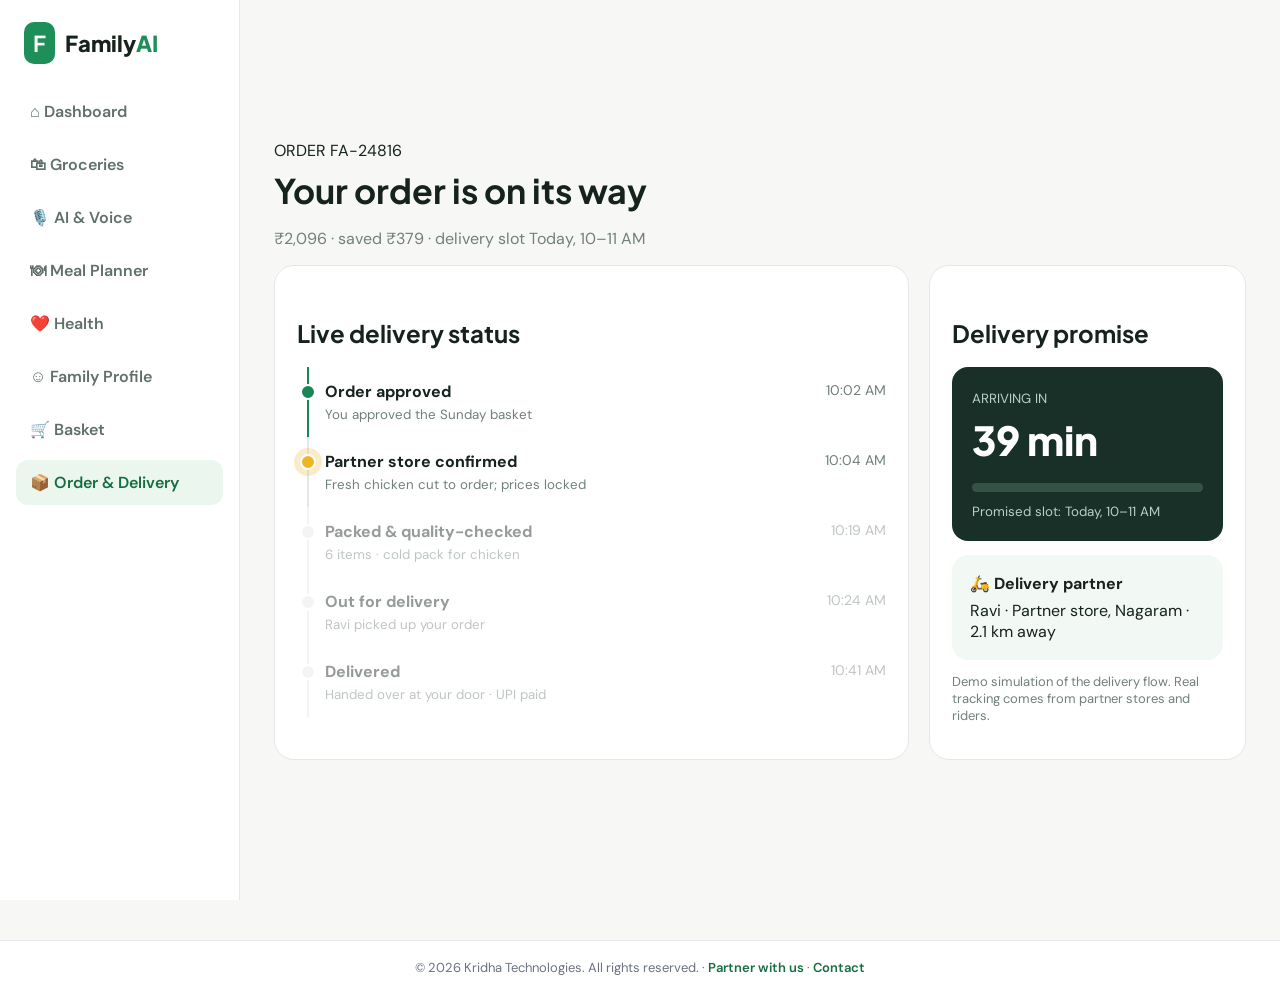
<file: track.html>
<!doctype html><html lang="en"><head><meta charset="utf-8"><meta name="viewport" content="width=device-width,initial-scale=1"><title>Track Delivery | FamilyAI</title><link rel="stylesheet" href="assets/style.css"></head><body><div class="layout"><aside><a class="logo" href="dashboard.html"><b>F</b> Family<span>AI</span></a><a href="dashboard.html">⌂ Dashboard</a><a href="grocery.html">🛍 Groceries</a><a href="ai.html">🎙️ AI & Voice</a><a href="meals.html">🍽 Meal Planner</a><a href="health.html">❤️ Health</a><a href="family.html">☺ Family Profile</a><a href="cart.html">🛒 Basket</a><a class="active" href="order.html">📦 Order & Delivery</a></aside><main><div class="mobile-head"><a class="logo" href="dashboard.html"><b>F</b> Family<span>AI</span></a></div>
<label id="ord-label">ORDER</label><h1 id="headline">Your order is on its way</h1><p class="muted" id="sub"></p>
<div class="two"><div class="panel"><h2>Live delivery status</h2><ol class="timeline" id="tl"></ol></div>
<div class="panel"><h2>Delivery promise</h2><div class="eta"><small>ARRIVING IN</small><b id="eta">—</b><div class="bar light"><i id="etabar"></i></div><small id="slot"></small></div><div id="ontime" class="ontime hidden"><b>✓ Delivered on time</b><small id="ontime-text"></small></div><div class="feature" style="margin-top:14px"><b>🛵 Delivery partner</b><p style="margin:6px 0 0">Ravi · Partner store, Nagaram · 2.1 km away</p></div><p class="muted" style="font-size:13px">Demo simulation of the delivery flow. Real tracking comes from partner stores and riders.</p></div></div>
</main></div><div class="mobile-nav"><a href="dashboard.html">⌂</a><a href="grocery.html">🛍</a><a href="ai.html">🎙️</a><a href="cart.html">🛒</a><a href="order.html">📦</a></div><script src="assets/app.js"></script>
<script>
let o={id:'FA-24816',slot:'Today, 10–11 AM',total:2096,save:379};try{o=JSON.parse(localStorage.getItem('familyai_order'))||o}catch(e){}
const r=n=>'₹'+n.toLocaleString('en-IN');
document.getElementById('ord-label').textContent='ORDER '+o.id;document.getElementById('sub').textContent=`${r(o.total)} · saved ${r(o.save)} · delivery slot ${o.slot}`;document.getElementById('slot').textContent='Promised slot: '+o.slot;
const STEPS=[['Order approved','You approved the Sunday basket','10:02 AM'],['Partner store confirmed','Fresh chicken cut to order; prices locked','10:04 AM'],['Packed & quality-checked','6 items · cold pack for chicken','10:19 AM'],['Out for delivery','Ravi picked up your order','10:24 AM'],['Delivered','Handed over at your door · UPI paid','10:41 AM']];
const tl=document.getElementById('tl');tl.innerHTML=STEPS.map(([t,d,time],i)=>`<li id="s${i}"><span class="dot"></span><div><b>${t}</b><small>${d}</small></div><time>${time}</time></li>`).join('');
const ETA=[39,37,22,17,0];let i=0;
function step(){const li=document.getElementById('s'+i);li.classList.add('done');document.querySelectorAll('.timeline li').forEach(x=>x.classList.remove('now'));if(i<STEPS.length-1){document.getElementById('s'+(i+1)).classList.add('now')}
document.getElementById('eta').textContent=ETA[i]?ETA[i]+' min':'Delivered';document.getElementById('etabar').style.width=Math.round((1-ETA[i]/39)*100)+'%';
if(i===STEPS.length-1){document.getElementById('headline').textContent='Delivered on time 🎉';document.getElementById('ontime').classList.remove('hidden');document.getElementById('ontime-text').textContent='Arrived 10:41 AM, inside your 10–11 AM slot. FamilyAI will prepare next week\'s basket automatically.';toast('✓ Order delivered on time')}
else{i++;setTimeout(step,2600)}}
setTimeout(step,700);
</script>
<footer class="site-footer" aria-label="Copyright"><div>© 2026 Kridha Technologies. All rights reserved. · <a href="index.html#partner">Partner with us</a> · <a href="mailto:VangaRajesh1993@gmail.com">Contact</a></div></footer>
</body></html>
</file>
<file: assets/style.css>
@import url('https://fonts.googleapis.com/css2?family=DM+Sans:wght@400;500;600;700&family=Plus+Jakarta+Sans:wght@600;700;800&display=swap');
*{box-sizing:border-box}body{margin:0;background:#f7f8f5;color:#16231d;font-family:'DM Sans',sans-serif}a{text-decoration:none;color:inherit}.layout{display:grid;grid-template-columns:240px 1fr;min-height:100vh}.layout aside{background:#fff;border-right:1px solid #e5e9e4;padding:25px 16px;display:flex;flex-direction:column;gap:8px;position:sticky;top:0;height:100vh}.logo{font:800 22px 'Plus Jakarta Sans';margin:4px 8px 24px}.logo b{background:#1e8f58;color:white;border-radius:10px;padding:7px 9px;margin-right:6px}.logo span{color:#1e8f58}.layout aside a:not(.logo){padding:12px 14px;border-radius:12px;color:#607068;font-weight:600}.layout aside a.active,.layout aside a:hover{background:#eaf6ee;color:#176d42}.layout aside .bottom{margin-top:auto}.layout main{padding:34px;max-width:1400px;width:100%;margin:auto}.mobile-head,.mobile-nav{display:none}h1,h2,h3{font-family:'Plus Jakarta Sans'}h1{font-size:34px;margin:8px 0}h2{margin-top:30px}.muted,small{color:#718078}.grid2{display:grid;grid-template-columns:1fr 1fr;gap:18px}.card{padding:25px;border-radius:20px}.dark{background:#183027;color:white}.green{background:#dff4e7}.dark small,.dark .between{color:#b8d0c4}.bar{height:9px;background:#365247;border-radius:10px;margin:18px 0 8px}.bar i{display:block;height:100%;width:80%;background:#75d69d;border-radius:10px}.between{display:flex;justify-content:space-between}.card a{display:inline-block;margin-top:15px;font-weight:700}.cards{display:grid;grid-template-columns:repeat(4,1fr);gap:14px}.cards>a{background:#fff;border:1px solid #e6ebe7;border-radius:16px;padding:18px;display:flex;flex-direction:column;gap:8px}.cards>a:hover{border-color:#7bc99a;transform:translateY(-1px)}.products{display:grid;grid-template-columns:repeat(4,1fr);gap:15px}.products article,.product-card{background:#fff;border:1px solid #e6ebe7;border-radius:18px;padding:15px;display:flex;flex-direction:column;gap:8px}.pic{height:130px;border-radius:14px;display:grid;place-items:center;font-weight:800;color:#47715b;background:#e6f4e9}.pic.rice{background:#fff1d7}.pic.dal{background:#fff5d7}.pic.oil{background:#fff0b8}.pic.chicken{background:#ffe0d8}.pic.veg{background:#dff4e7}.pic.fruit{background:#ffe8d5}.pic.water{background:#dff1ff}.products strong,.product-card strong{font-size:20px}.button,button{border:0;border-radius:11px;padding:10px 13px;background:#198754;color:white;font-weight:700;cursor:pointer}.secondary{background:#edf4ef;color:#176d42}.danger{background:#fff0ef;color:#b33b32}.search{display:flex;gap:10px;margin:20px 0}.search input,.ai-input,input,select{border:1px solid #dce4de;border-radius:12px;padding:13px;background:#fff;font:inherit;width:100%}.chips{display:flex;gap:8px;flex-wrap:wrap}.chip{background:#fff;border:1px solid #dce4de;border-radius:30px;padding:8px 13px}.two{display:grid;grid-template-columns:2fr 1fr;gap:20px}.panel{background:#fff;border:1px solid #e3e9e4;border-radius:20px;padding:22px}.feature-grid{display:grid;grid-template-columns:repeat(3,1fr);gap:14px}.feature{padding:18px;background:#f2f8f3;border-radius:16px}.alert{padding:16px;border-radius:14px;background:#fff4df;border:1px solid #f0d48f}.alert strong{color:#9a6800}.hidden{display:none}.chat{min-height:420px;display:flex;flex-direction:column;gap:12px}.msg{max-width:80%;padding:13px 16px;border-radius:16px}.msg.ai{background:#eef6f0;align-self:flex-start}.msg.user{background:#1c8b57;color:#fff;align-self:flex-end}.ai-compose{display:flex;gap:8px;margin-top:auto}.cart-row{display:grid;grid-template-columns:1fr auto auto;gap:12px;align-items:center;border-bottom:1px solid #e8ece9;padding:14px 0}.cart-row button{background:transparent;color:#b33b32;padding:5px}.empty{text-align:center;padding:35px;color:#75847c}.toast{position:fixed;bottom:25px;right:25px;background:#17382c;color:#fff;padding:13px 18px;border-radius:12px;opacity:0;transform:translateY(10px);transition:.2s;z-index:50}.toast.show{opacity:1;transform:none}.hero{background:linear-gradient(135deg,#15372c,#237f51);color:white;border-radius:26px;padding:42px}.hero h1{font-size:46px;max-width:800px}.hero p{max-width:700px;color:#d7e9df;font-size:18px}.stat-grid{display:grid;grid-template-columns:repeat(4,1fr);gap:12px;margin-top:20px}.stat{background:#fff;border:1px solid #e2e8e3;border-radius:16px;padding:18px}.stat b{font-size:26px}.table{width:100%;border-collapse:collapse}.table th,.table td{padding:12px;border-bottom:1px solid #e7ebe8;text-align:left}.pill{display:inline-block;padding:5px 9px;border-radius:20px;background:#eaf6ee;color:#176d42;font-size:12px;font-weight:700}
@media(max-width:900px){.layout{display:block}.layout aside{display:none}.layout main{padding:20px 16px 90px}.mobile-head{display:flex;justify-content:space-between;align-items:center;margin-bottom:20px}.mobile-nav{display:flex;position:fixed;bottom:0;left:0;right:0;background:#fff;border-top:1px solid #ddd;padding:13px;justify-content:space-around;z-index:30}.grid2,.two{grid-template-columns:1fr}.cards{grid-template-columns:1fr 1fr}.products{grid-template-columns:1fr 1fr}.feature-grid{grid-template-columns:1fr 1fr}.stat-grid{grid-template-columns:1fr 1fr}.hero{padding:28px 22px}.hero h1{font-size:32px}.cart-row{grid-template-columns:1fr auto}.cart-row button{grid-column:1/-1;text-align:left}}
@media(max-width:520px){.cards,.products,.feature-grid,.stat-grid{grid-template-columns:1fr}.hero h1{font-size:28px}h1{font-size:28px}.products article .pic{height:110px}.search{flex-direction:column}}

.site-footer{margin-top:40px;padding:18px 20px;text-align:center;font-size:13px;color:#6b7280;border-top:1px solid #e5e7eb;background:#fff}

.site-footer a{color:#176d42;font-weight:600}
.landing{max-width:1200px;margin:auto;padding:28px 18px}.landing section{margin-top:44px}.landing section>h2{margin-top:0}
.topbar{display:flex;justify-content:space-between;align-items:center;gap:12px;flex-wrap:wrap}.topbar .logo{margin:0}.button.small{padding:8px 12px;font-size:14px}
.eyebrow{font-size:13px!important;letter-spacing:.06em;text-transform:uppercase;margin:28px 0 0;color:#a9d8bd!important}.cta-row{display:flex;gap:10px;flex-wrap:wrap;margin-top:24px}
.steps{display:grid;grid-template-columns:repeat(3,1fr);gap:14px}.step{background:#fff;border:1px solid #e2e8e3;border-radius:16px;padding:20px}.step span{display:inline-grid;place-items:center;width:32px;height:32px;border-radius:50%;background:#198754;color:#fff;font-weight:700}.step h3{margin:12px 0 6px}.step p{margin:0;color:#4d5d55}
.roadmap{display:grid;grid-template-columns:repeat(3,1fr);gap:18px}.roadmap p{margin:10px 0 0}
.partner{display:flex;flex-direction:column;gap:6px}.partner .button{margin-top:auto;align-self:flex-start}.partner p{flex:1}
.about{display:grid;grid-template-columns:2fr 1fr;gap:24px}.about h3{margin-top:0}.contact a{color:#176d42;font-weight:600;word-break:break-all}
.disclaimer{font-size:13px;margin-top:36px;text-align:center}
@media(max-width:900px){.steps,.roadmap,.about{grid-template-columns:1fr}}
.stat small{display:block;margin-top:4px}

.video-wrap{margin-top:28px}.video-wrap h2{margin-top:0}.video-wrap video{width:100%;border-radius:18px;border:1px solid #e2e8e3;background:#000;display:block}
.triggers{display:grid;grid-template-columns:repeat(4,1fr);gap:12px}.trigger{border:1px solid #e2e8e3;border-radius:14px;padding:14px;display:flex;flex-direction:column;gap:6px;background:#fafcfa}.trigger.on{background:#eaf6ee;border-color:#9bd3b1}.trigger.on b::after{content:" ✓";color:#198754}
.price-table td,.price-table th{padding:10px 8px;font-size:15px}.strike{text-decoration:line-through;color:#8a958f}.save{color:#198754;font-weight:700}.price-table tfoot td{border-top:2px solid #cfe7d8;font-size:16px}
.slots{display:flex;flex-direction:column;gap:10px;margin-bottom:12px}.slot{display:flex;gap:12px;align-items:center;border:1px solid #dce4de;border-radius:12px;padding:12px;cursor:pointer}.slot input{width:auto}.slot span{display:flex;flex-direction:column}.slot:has(input:checked){border-color:#198754;background:#eaf6ee}
.placed{margin-top:22px;background:#183027;color:#fff;border-radius:20px;padding:28px;text-align:center}.placed h2{margin:8px 0}.placed p{color:#cfe8da}.placed .tick{width:56px;height:56px;border-radius:50%;background:#75d69d;color:#183027;font-size:30px;font-weight:800;display:grid;place-items:center;margin:auto}
.timeline{list-style:none;margin:0;padding:0}.timeline li{display:grid;grid-template-columns:28px 1fr auto;gap:12px;align-items:start;padding:14px 0;border-left:2px solid #e2e8e3;margin-left:10px;padding-left:16px;position:relative;opacity:.45;transition:opacity .4s}.timeline li .dot{position:absolute;left:-9px;top:17px;width:16px;height:16px;border-radius:50%;background:#e2e8e3;border:2px solid #fff}.timeline li div{grid-column:1/3;display:flex;flex-direction:column;gap:4px}.timeline li time{color:#718078;font-size:14px}.timeline li.done{opacity:1;border-left-color:#198754}.timeline li.done .dot{background:#198754}.timeline li.now{opacity:1}.timeline li.now .dot{background:#f0b429;box-shadow:0 0 0 6px rgba(240,180,41,.25)}
.eta{background:#183027;color:#fff;border-radius:16px;padding:20px}.eta small{color:#b8d0c4}.eta b{display:block;font:800 40px 'Plus Jakarta Sans';margin:6px 0}.bar.light{background:#365247}.bar.light i{width:0;transition:width .8s}
.ontime{margin-top:14px;background:#dff4e7;border:1px solid #9bd3b1;border-radius:14px;padding:14px;display:flex;flex-direction:column;gap:6px}.ontime b{color:#176d42;font-size:18px}
@media(max-width:900px){.triggers{grid-template-columns:1fr 1fr}}
.ontime.hidden,.placed.hidden{display:none}
</file>
